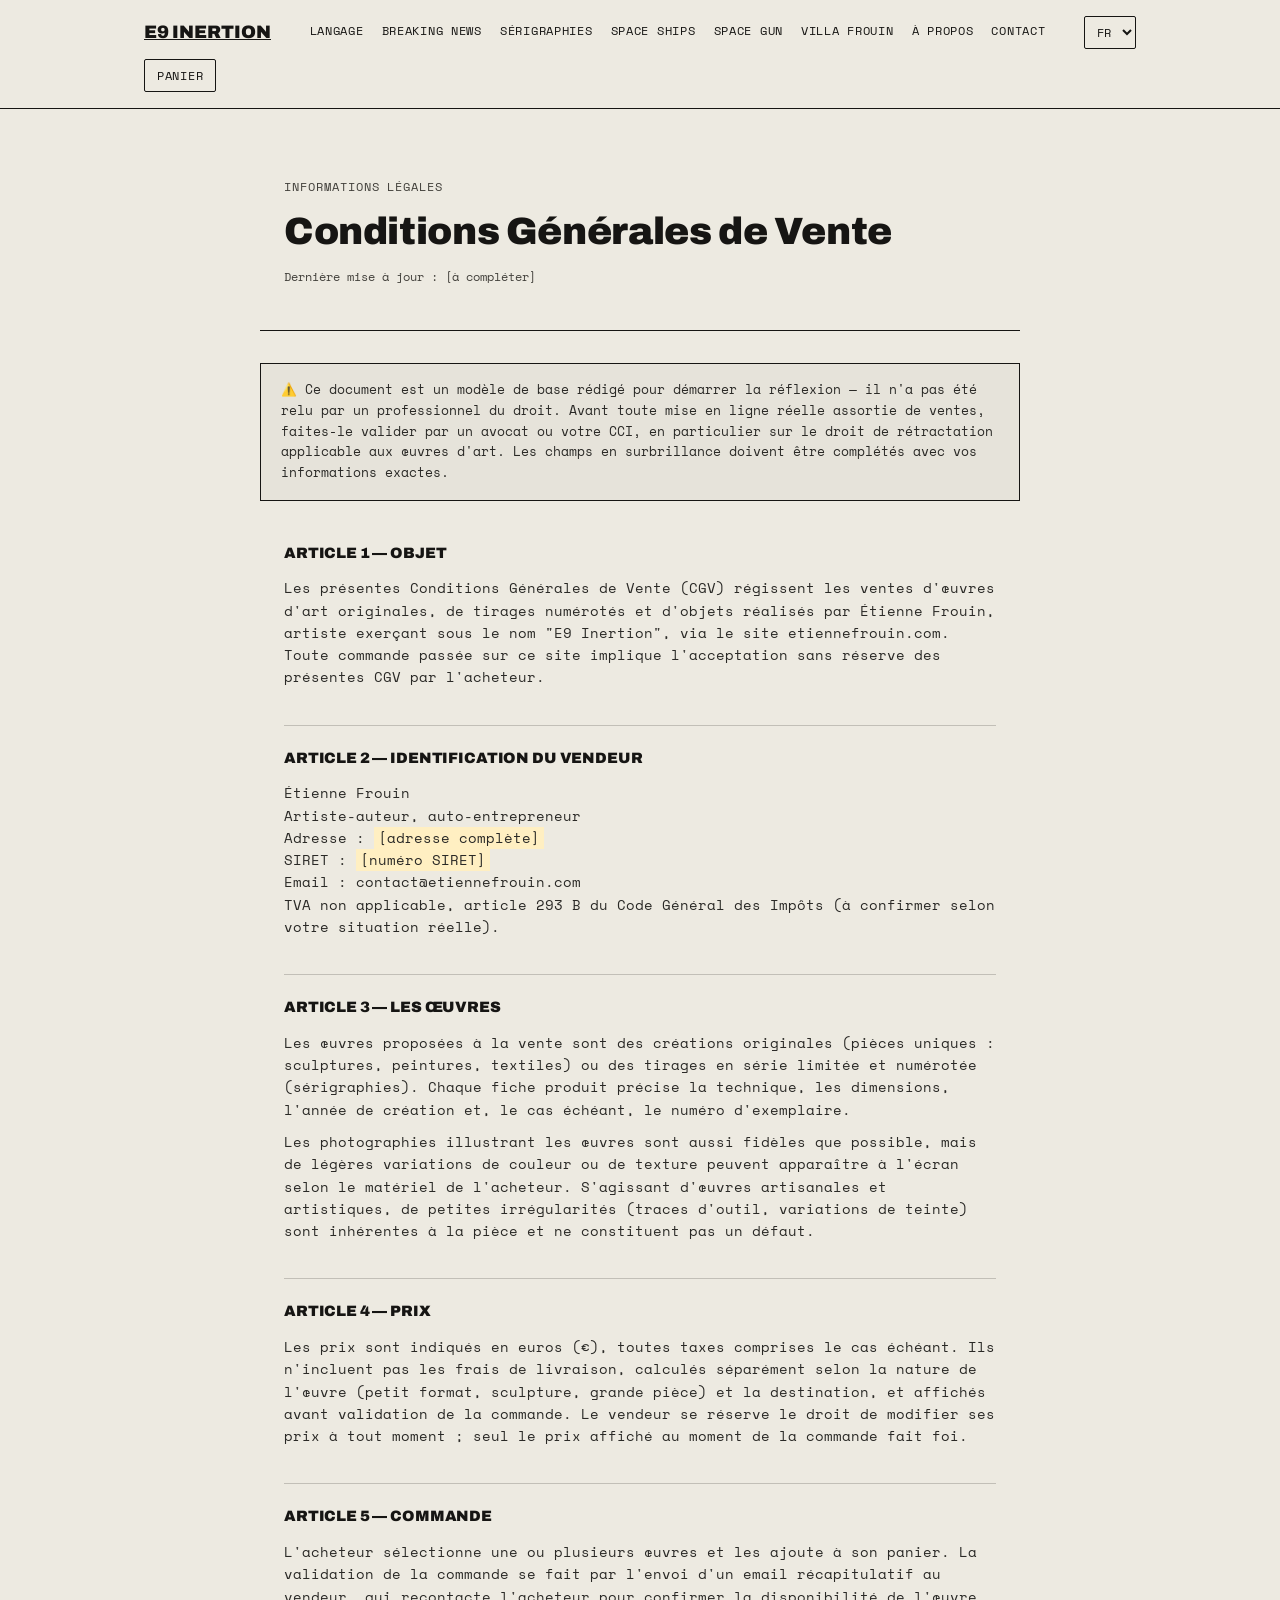
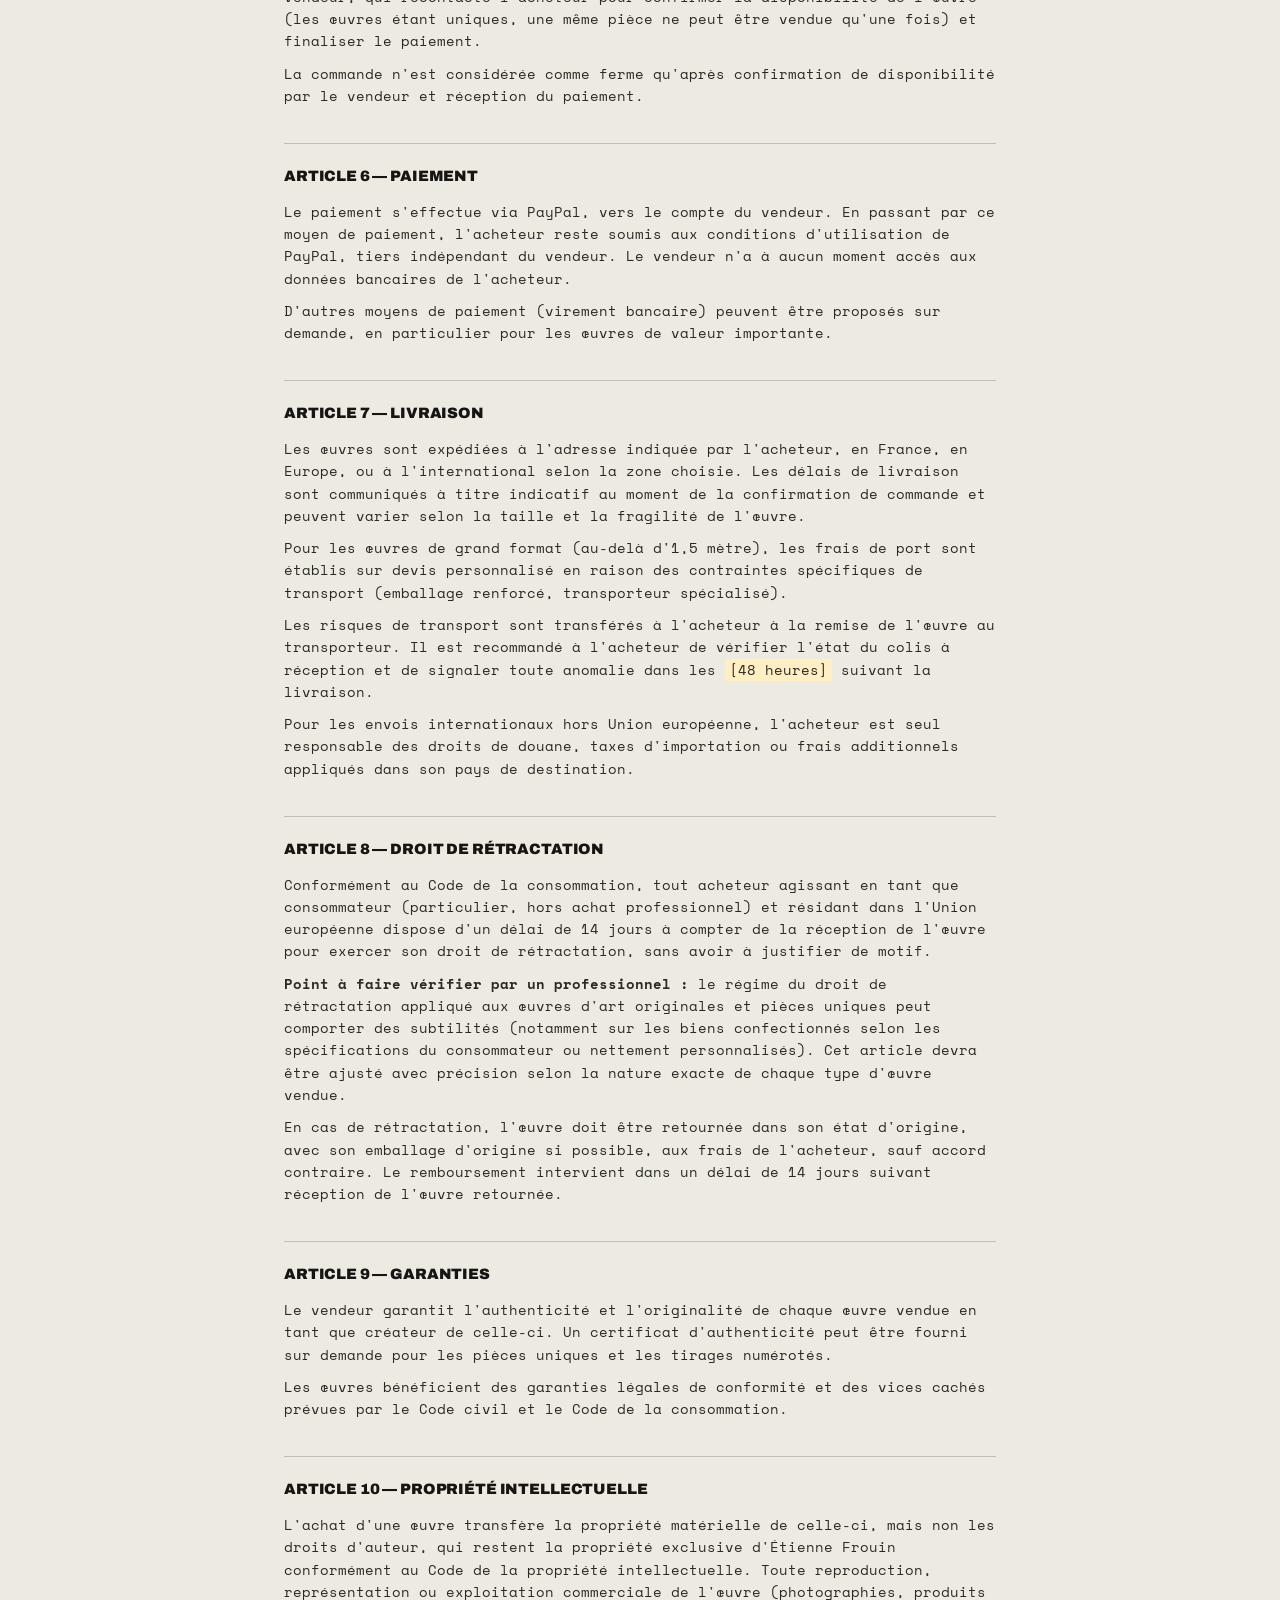
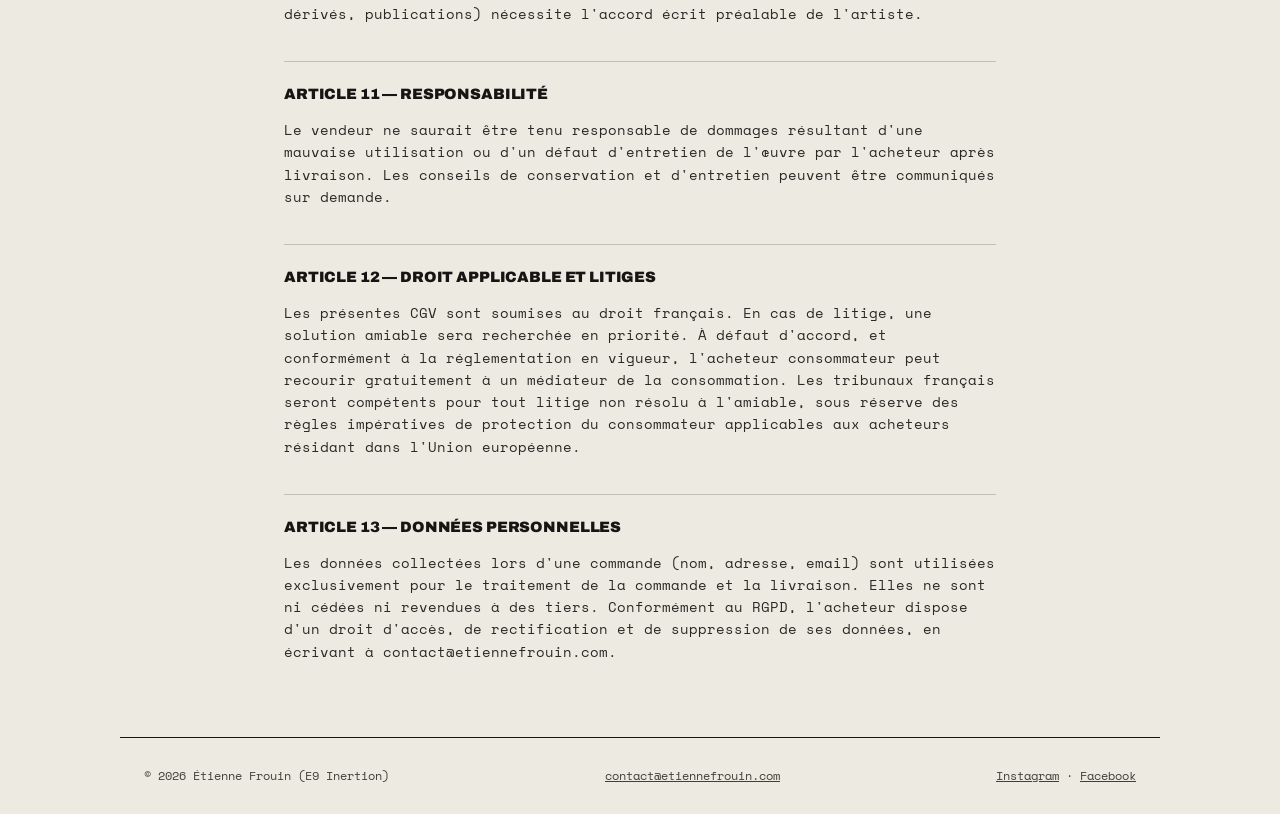
<file: cgv.html>
<!DOCTYPE html>
<html lang="fr">
<script defer src="https://cloud.umami.is/script.js" data-website-id="861a3ebe-49df-4870-93de-9b2fee749ac4"></script>
<head>
<meta charset="UTF-8">
<meta name="viewport" content="width=device-width, initial-scale=1.0">
<title>Conditions Générales de Vente | E9 INERTION</title>
<link rel="preconnect" href="https://fonts.googleapis.com">
<link href="https://fonts.googleapis.com/css2?family=Archivo:wght@500;700;900&family=Space+Mono:wght@400;700&display=swap" rel="stylesheet">
<link rel="stylesheet" href="assets/cart.css">
<style>
  :root{
    --paper:#EDEAE1;
    --ink:#161513;
    --accent:#5B5850;
    --line:#161513;
  }
  *{box-sizing:border-box;}
  body{margin:0;background:var(--paper);color:var(--ink);font-family:'Space Mono', monospace;line-height:1.65;}
  h1,h2,.display{font-family:'Archivo', sans-serif;font-weight:900;text-transform:uppercase;letter-spacing:-0.01em;margin:0;}
  a{color:inherit;}
  .wrap{max-width:760px;margin:0 auto;padding:0 24px;}

  header{border-bottom:1.5px solid var(--line);position:sticky;top:0;background:var(--paper);z-index:10;}
  .topbar{display:flex;justify-content:space-between;align-items:center;padding:16px 24px;max-width:1040px;margin:0 auto;flex-wrap:wrap;gap:10px;}
  .topbar .mark{font-family:'Archivo',sans-serif;font-weight:900;font-size:18px;}
  .topbar nav{display:flex;gap:18px;font-size:12px;text-transform:uppercase;letter-spacing:0.06em;flex-wrap:wrap;}
  .topbar nav a{text-decoration:none;border-bottom:1.5px solid transparent;padding-bottom:2px;}
  .topbar nav a:hover,.topbar nav a.current{border-color:var(--ink);}

  .page-hero{padding:56px 24px 32px;border-bottom:1.5px solid var(--line);}
  .page-hero .eyebrow{font-size:12px;text-transform:uppercase;letter-spacing:0.08em;color:#413F3A;margin-bottom:14px;}
  .page-hero h1{font-size:clamp(26px,4vw,38px);text-transform:none;line-height:1.1;}
  .page-hero p.updated{font-size:12px;color:#413F3A;margin-top:14px;}

  .legal-notice{
    margin:32px auto 0; max-width:760px; padding:16px 20px;
    border:1.5px solid var(--ink); background:rgba(22,21,19,0.03);
    font-size:12.5px; color:#2A2926;
  }

  .cgv{padding:40px 24px 64px;}
  .cgv h2{font-size:15px;margin:36px 0 12px;padding-top:20px;border-top:0.5px solid rgba(22,21,19,0.2);}
  .cgv h2:first-child{border-top:none;padding-top:0;margin-top:0;}
  .cgv p, .cgv li{font-size:13.5px;color:#2A2926;margin:0 0 10px;}
  .cgv ul{padding-left:20px;margin:0 0 12px;}
  .cgv .placeholder{background:#FFEFC2;padding:1px 4px;}

  footer{border-top:1.5px solid var(--line);padding:28px 24px;font-size:12px;color:#413F3A;display:flex;justify-content:space-between;flex-wrap:wrap;gap:12px;max-width:1040px;margin:0 auto;}
  footer a{text-decoration:underline;}
</style>
</head>
<body>

<header>
  <div class="topbar">
    <a class="mark" href="index.html">E9 INERTION</a>
    <nav>
      <a href="index.html#legend">Langage</a>
      <a href="news.html">Breaking News</a>
      <a href="serigraphies.html">Sérigraphies</a>
      <a href="spaceships.html">Space ships</a>
      <a href="spacegun.html">Space gun</a>
      <a href="villafrouin.html">Villa Frouin</a>
      <a href="index.html#about">À propos</a>
      <a href="index.html#contact">Contact</a>
    </nav>
    <select class="lang-select" data-lang-select aria-label="Language">
      <option value="fr">FR</option>
    </select>
    <button class="cart-btn" data-cart-open type="button">
      Panier <span class="cart-count" data-cart-count>0</span>
    </button>
  </div>
</header>

<section class="page-hero wrap">
  <p class="eyebrow">Informations légales</p>
  <h1>Conditions Générales de Vente</h1>
  <p class="updated">Dernière mise à jour : <span class="placeholder">[à compléter]</span></p>
</section>

<div class="legal-notice wrap">
  ⚠️ Ce document est un modèle de base rédigé pour démarrer la réflexion — il n'a pas été relu par un professionnel du droit. Avant toute mise en ligne réelle assortie de ventes, faites-le valider par un avocat ou votre CCI, en particulier sur le droit de rétractation applicable aux œuvres d'art. Les champs en <span class="placeholder">surbrillance</span> doivent être complétés avec vos informations exactes.
</div>

<section class="cgv wrap">

  <h2>Article 1 — Objet</h2>
  <p>Les présentes Conditions Générales de Vente (CGV) régissent les ventes d'œuvres d'art originales, de tirages numérotés et d'objets réalisés par Étienne Frouin, artiste exerçant sous le nom "E9 Inertion", via le site etiennefrouin.com. Toute commande passée sur ce site implique l'acceptation sans réserve des présentes CGV par l'acheteur.</p>

  <h2>Article 2 — Identification du vendeur</h2>
  <p>
    Étienne Frouin<br>
    Artiste-auteur, auto-entrepreneur<br>
    Adresse : <span class="placeholder">[adresse complète]</span><br>
    SIRET : <span class="placeholder">[numéro SIRET]</span><br>
    Email : contact@etiennefrouin.com<br>
    TVA non applicable, article 293 B du Code Général des Impôts (à confirmer selon votre situation réelle).
  </p>

  <h2>Article 3 — Les œuvres</h2>
  <p>Les œuvres proposées à la vente sont des créations originales (pièces uniques : sculptures, peintures, textiles) ou des tirages en série limitée et numérotée (sérigraphies). Chaque fiche produit précise la technique, les dimensions, l'année de création et, le cas échéant, le numéro d'exemplaire.</p>
  <p>Les photographies illustrant les œuvres sont aussi fidèles que possible, mais de légères variations de couleur ou de texture peuvent apparaître à l'écran selon le matériel de l'acheteur. S'agissant d'œuvres artisanales et artistiques, de petites irrégularités (traces d'outil, variations de teinte) sont inhérentes à la pièce et ne constituent pas un défaut.</p>

  <h2>Article 4 — Prix</h2>
  <p>Les prix sont indiqués en euros (€), toutes taxes comprises le cas échéant. Ils n'incluent pas les frais de livraison, calculés séparément selon la nature de l'œuvre (petit format, sculpture, grande pièce) et la destination, et affichés avant validation de la commande. Le vendeur se réserve le droit de modifier ses prix à tout moment ; seul le prix affiché au moment de la commande fait foi.</p>

  <h2>Article 5 — Commande</h2>
  <p>L'acheteur sélectionne une ou plusieurs œuvres et les ajoute à son panier. La validation de la commande se fait par l'envoi d'un email récapitulatif au vendeur, qui recontacte l'acheteur pour confirmer la disponibilité de l'œuvre (les œuvres étant uniques, une même pièce ne peut être vendue qu'une fois) et finaliser le paiement.</p>
  <p>La commande n'est considérée comme ferme qu'après confirmation de disponibilité par le vendeur et réception du paiement.</p>

  <h2>Article 6 — Paiement</h2>
  <p>Le paiement s'effectue via PayPal, vers le compte du vendeur. En passant par ce moyen de paiement, l'acheteur reste soumis aux conditions d'utilisation de PayPal, tiers indépendant du vendeur. Le vendeur n'a à aucun moment accès aux données bancaires de l'acheteur.</p>
  <p>D'autres moyens de paiement (virement bancaire) peuvent être proposés sur demande, en particulier pour les œuvres de valeur importante.</p>

  <h2>Article 7 — Livraison</h2>
  <p>Les œuvres sont expédiées à l'adresse indiquée par l'acheteur, en France, en Europe, ou à l'international selon la zone choisie. Les délais de livraison sont communiqués à titre indicatif au moment de la confirmation de commande et peuvent varier selon la taille et la fragilité de l'œuvre.</p>
  <p>Pour les œuvres de grand format (au-delà d'1,5 mètre), les frais de port sont établis sur devis personnalisé en raison des contraintes spécifiques de transport (emballage renforcé, transporteur spécialisé).</p>
  <p>Les risques de transport sont transférés à l'acheteur à la remise de l'œuvre au transporteur. Il est recommandé à l'acheteur de vérifier l'état du colis à réception et de signaler toute anomalie dans les <span class="placeholder">[48 heures]</span> suivant la livraison.</p>
  <p>Pour les envois internationaux hors Union européenne, l'acheteur est seul responsable des droits de douane, taxes d'importation ou frais additionnels appliqués dans son pays de destination.</p>

  <h2>Article 8 — Droit de rétractation</h2>
  <p>Conformément au Code de la consommation, tout acheteur agissant en tant que consommateur (particulier, hors achat professionnel) et résidant dans l'Union européenne dispose d'un délai de 14 jours à compter de la réception de l'œuvre pour exercer son droit de rétractation, sans avoir à justifier de motif.</p>
  <p><strong>Point à faire vérifier par un professionnel :</strong> le régime du droit de rétractation appliqué aux œuvres d'art originales et pièces uniques peut comporter des subtilités (notamment sur les biens confectionnés selon les spécifications du consommateur ou nettement personnalisés). Cet article devra être ajusté avec précision selon la nature exacte de chaque type d'œuvre vendue.</p>
  <p>En cas de rétractation, l'œuvre doit être retournée dans son état d'origine, avec son emballage d'origine si possible, aux frais de l'acheteur, sauf accord contraire. Le remboursement intervient dans un délai de 14 jours suivant réception de l'œuvre retournée.</p>

  <h2>Article 9 — Garanties</h2>
  <p>Le vendeur garantit l'authenticité et l'originalité de chaque œuvre vendue en tant que créateur de celle-ci. Un certificat d'authenticité peut être fourni sur demande pour les pièces uniques et les tirages numérotés.</p>
  <p>Les œuvres bénéficient des garanties légales de conformité et des vices cachés prévues par le Code civil et le Code de la consommation.</p>

  <h2>Article 10 — Propriété intellectuelle</h2>
  <p>L'achat d'une œuvre transfère la propriété matérielle de celle-ci, mais non les droits d'auteur, qui restent la propriété exclusive d'Étienne Frouin conformément au Code de la propriété intellectuelle. Toute reproduction, représentation ou exploitation commerciale de l'œuvre (photographies, produits dérivés, publications) nécessite l'accord écrit préalable de l'artiste.</p>

  <h2>Article 11 — Responsabilité</h2>
  <p>Le vendeur ne saurait être tenu responsable de dommages résultant d'une mauvaise utilisation ou d'un défaut d'entretien de l'œuvre par l'acheteur après livraison. Les conseils de conservation et d'entretien peuvent être communiqués sur demande.</p>

  <h2>Article 12 — Droit applicable et litiges</h2>
  <p>Les présentes CGV sont soumises au droit français. En cas de litige, une solution amiable sera recherchée en priorité. À défaut d'accord, et conformément à la réglementation en vigueur, l'acheteur consommateur peut recourir gratuitement à un médiateur de la consommation. Les tribunaux français seront compétents pour tout litige non résolu à l'amiable, sous réserve des règles impératives de protection du consommateur applicables aux acheteurs résidant dans l'Union européenne.</p>

  <h2>Article 13 — Données personnelles</h2>
  <p>Les données collectées lors d'une commande (nom, adresse, email) sont utilisées exclusivement pour le traitement de la commande et la livraison. Elles ne sont ni cédées ni revendues à des tiers. Conformément au RGPD, l'acheteur dispose d'un droit d'accès, de rectification et de suppression de ses données, en écrivant à contact@etiennefrouin.com.</p>

</section>

<footer id="contact">
  <span>© 2026 Étienne Frouin (E9 Inertion)</span>
  <span><a href="mailto:contact@etiennefrouin.com">contact@etiennefrouin.com</a></span>
  <span><a href="https://www.instagram.com/etiennefrouin/" target="_blank" rel="noopener">Instagram</a> · <a href="https://www.facebook.com/etienne.frouin.7" target="_blank" rel="noopener">Facebook</a></span>
</footer>


<div class="cart-overlay" data-cart-overlay></div>
<aside class="cart-panel" data-cart-panel>
  <div class="cart-panel-head">
    <h2>Votre sélection</h2>
    <button class="cart-panel-close" data-cart-close aria-label="Fermer">✕</button>
  </div>
  <div class="cart-panel-body">
    <p class="cart-empty" data-cart-empty>Votre sélection est vide pour l'instant.</p>
    <div data-cart-list></div>
  </div>
  <div class="cart-panel-foot">
    <label class="cart-dest-label" for="cart-dest">Livraison</label>
    <select class="cart-dest-select" id="cart-dest" data-cart-dest>
      <option value="fr">France</option>
      <option value="eu">Europe</option>
      <option value="intl">International</option>
    </select>
    <div class="cart-total-row"><span>Sous-total</span><span data-cart-subtotal>0 €</span></div>
    <div class="cart-total-row"><span>Frais de port</span><span data-cart-shipping>0 €</span></div>
    <div class="cart-total-row cart-total-row-final"><span>Total</span><span data-cart-total>0 €</span></div>
    <button class="cart-paypal-btn" data-cart-paypal disabled>Payer avec PayPal</button>
    <button class="cart-checkout-btn" data-cart-checkout disabled>Envoyer le détail par email</button>
    <p class="note">Le paiement PayPal ouvre un nouvel onglet avec le montant total pré-rempli. Pensez aussi à envoyer le détail par email pour qu'Étienne sache quelles œuvres réserver.</p>
  </div>
</aside>
<script src="assets/translations.js"></script>
<script src="assets/i18n.js"></script>
<script src="assets/cart.js" defer></script>
</body>
</html>
</file>
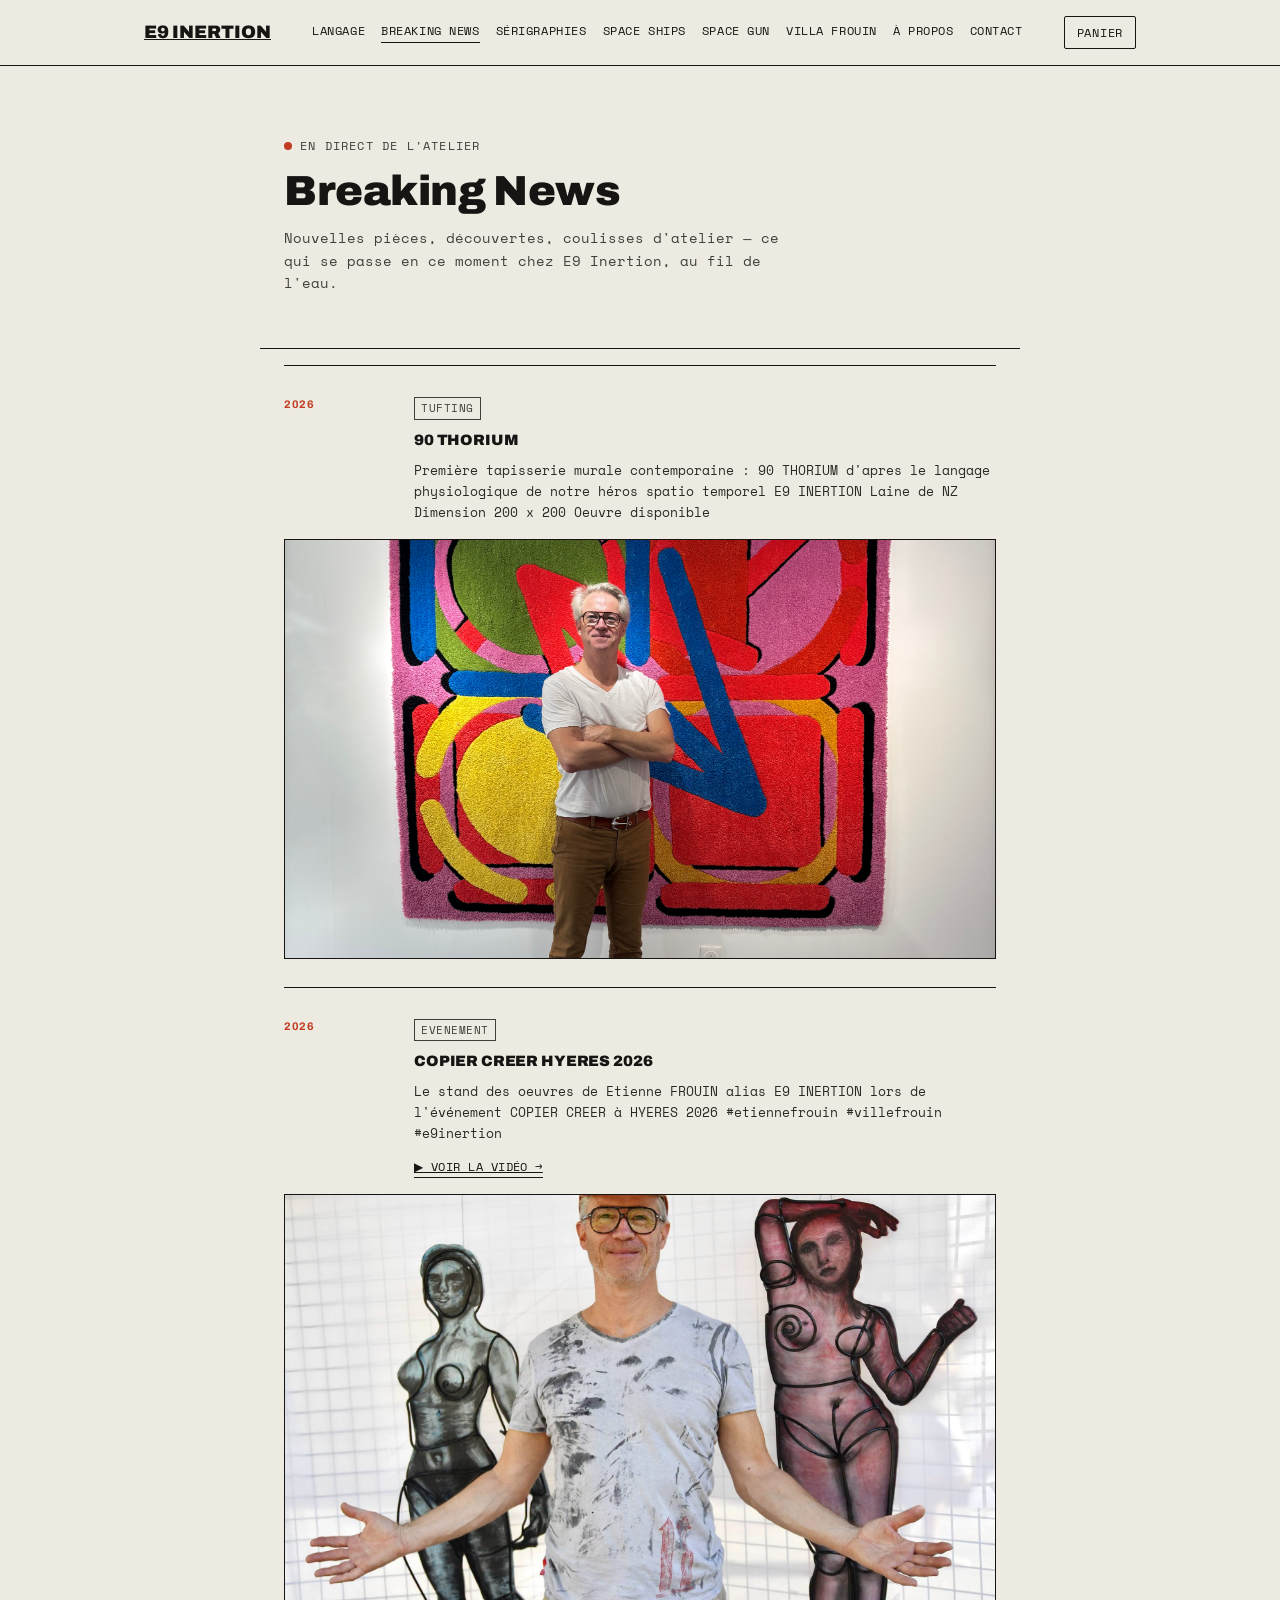
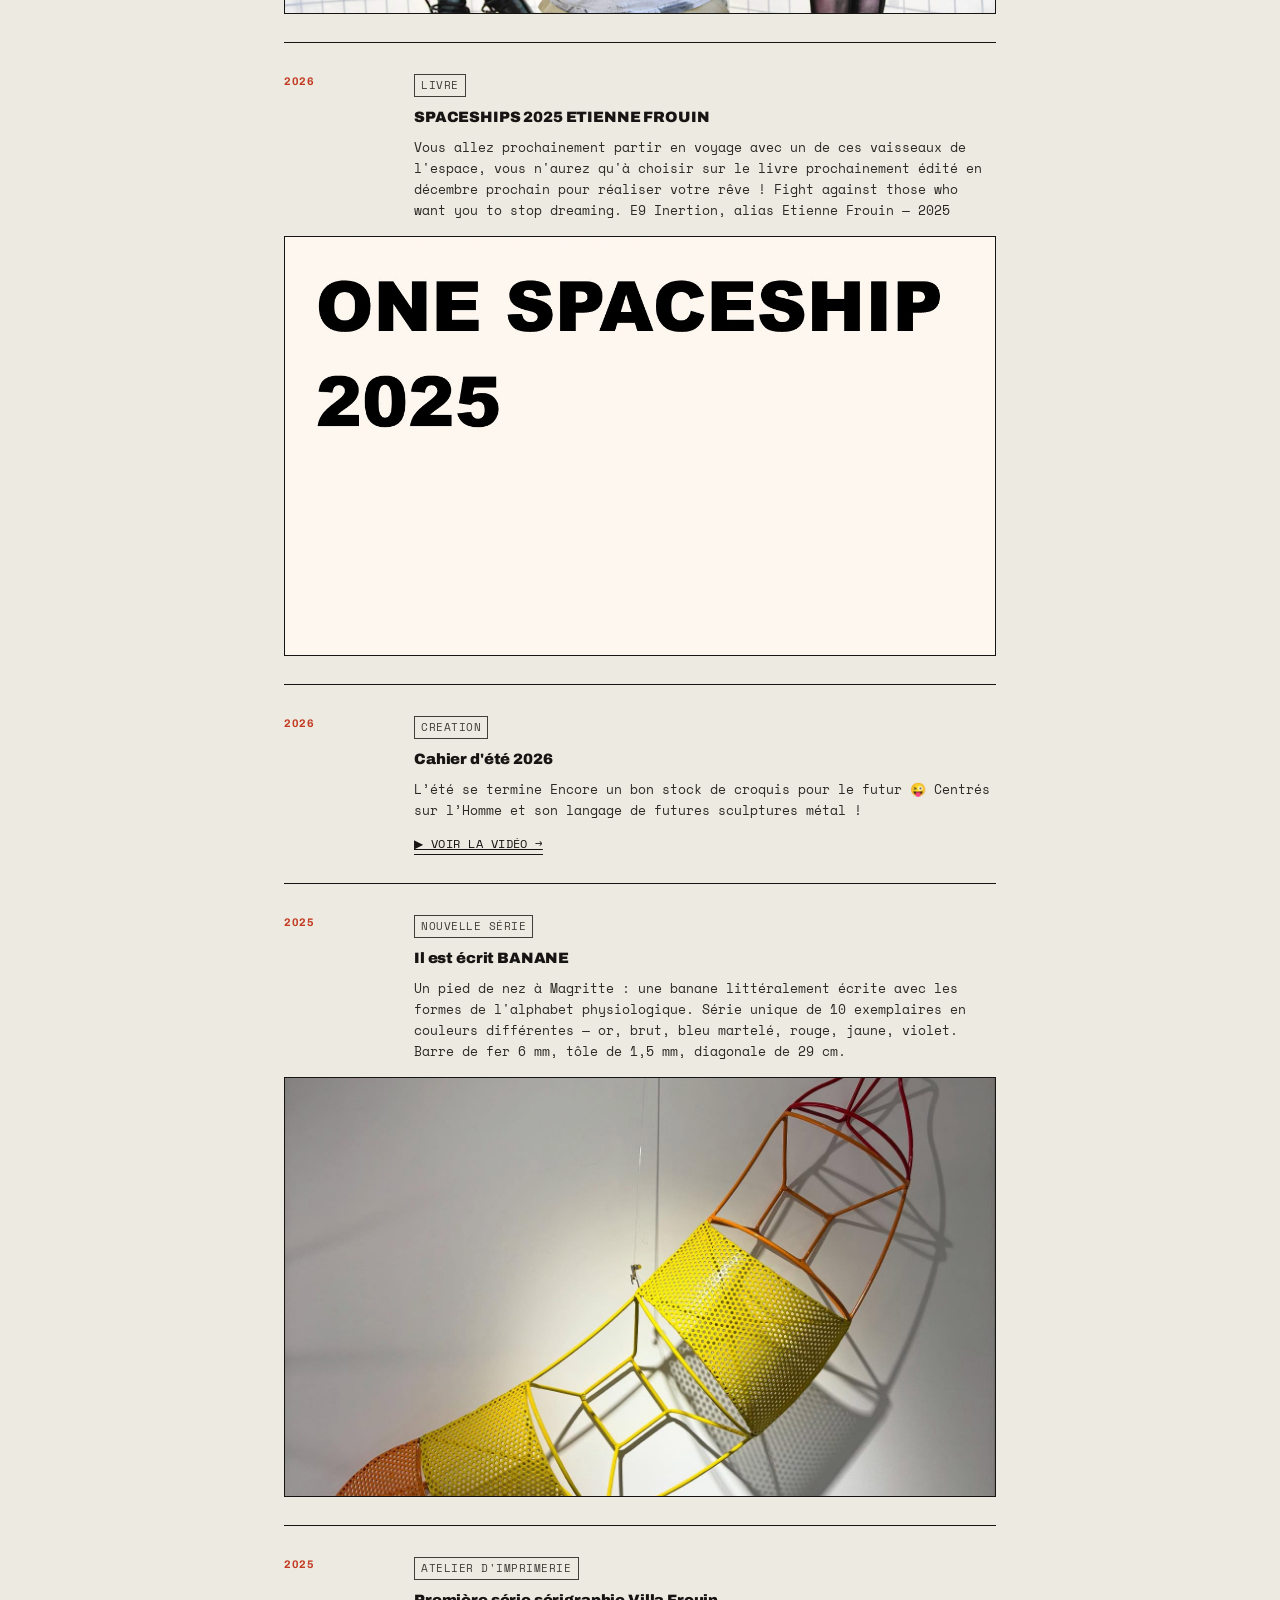
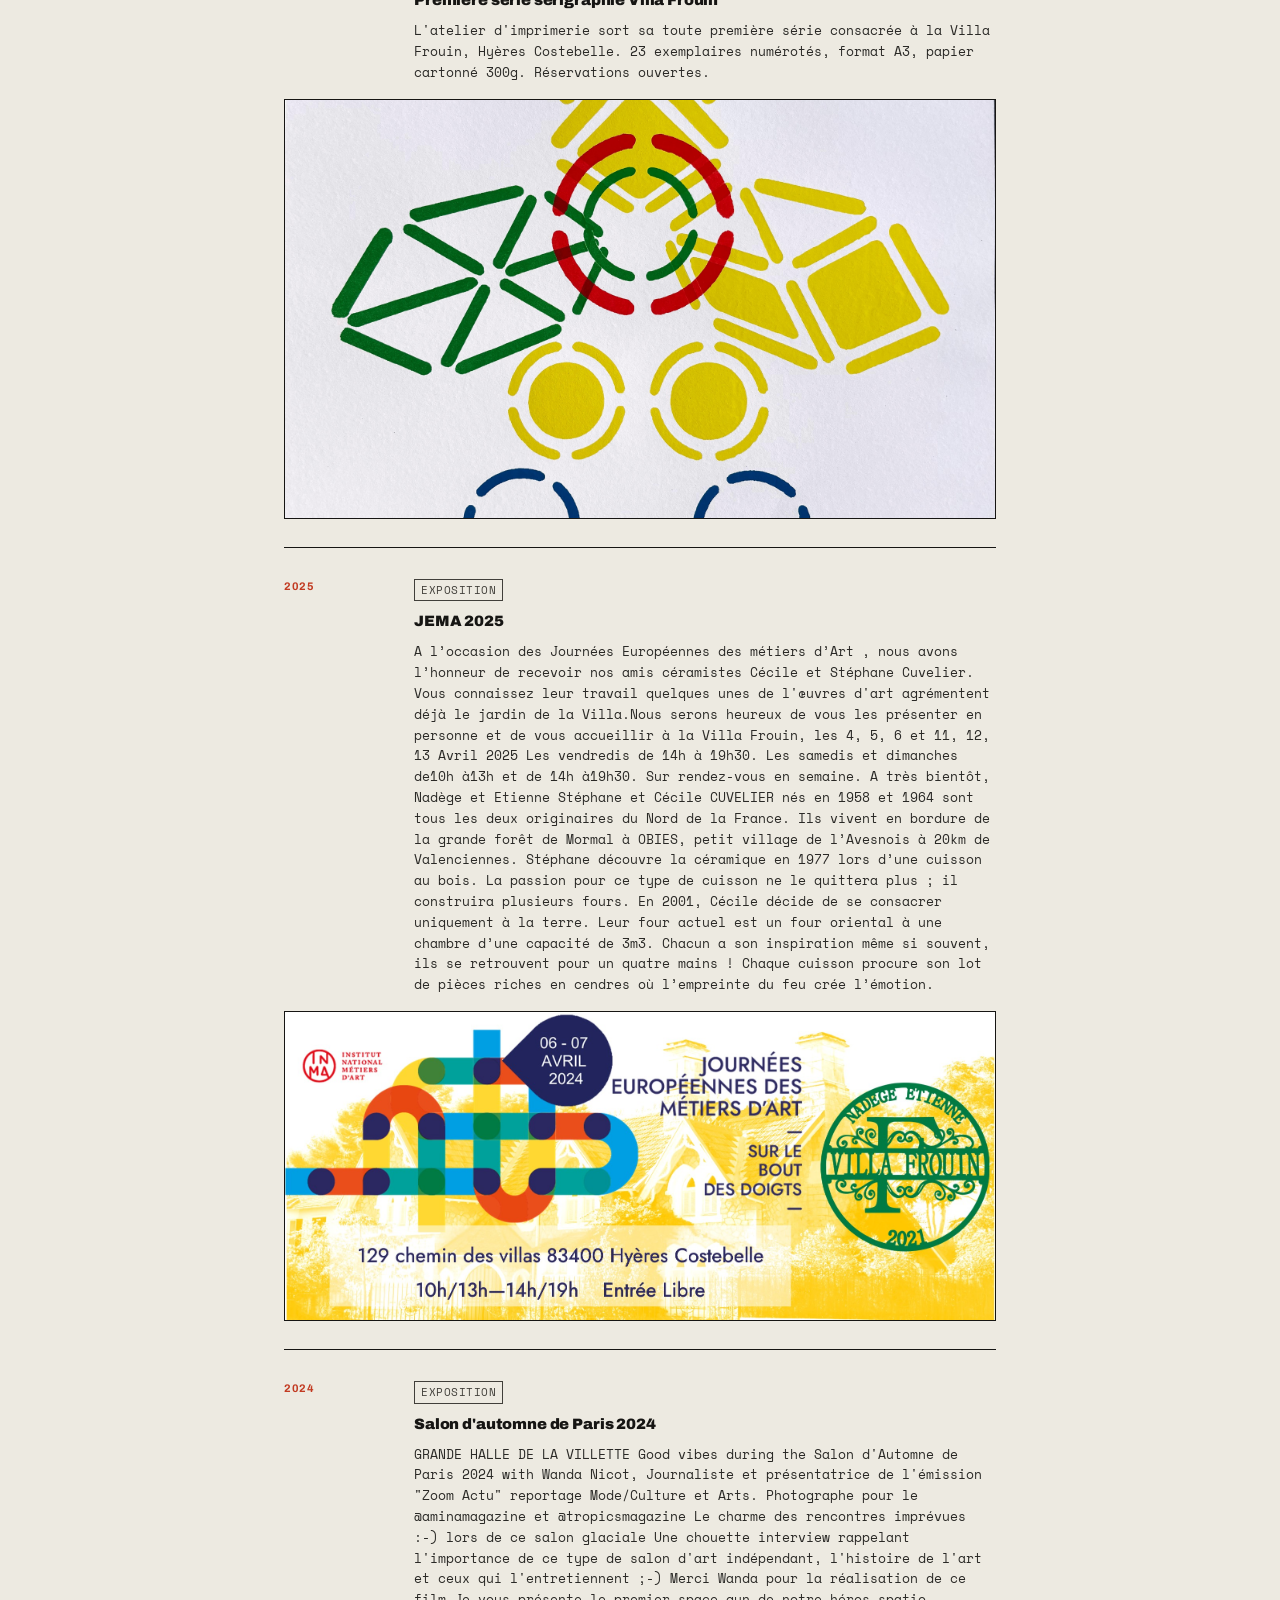
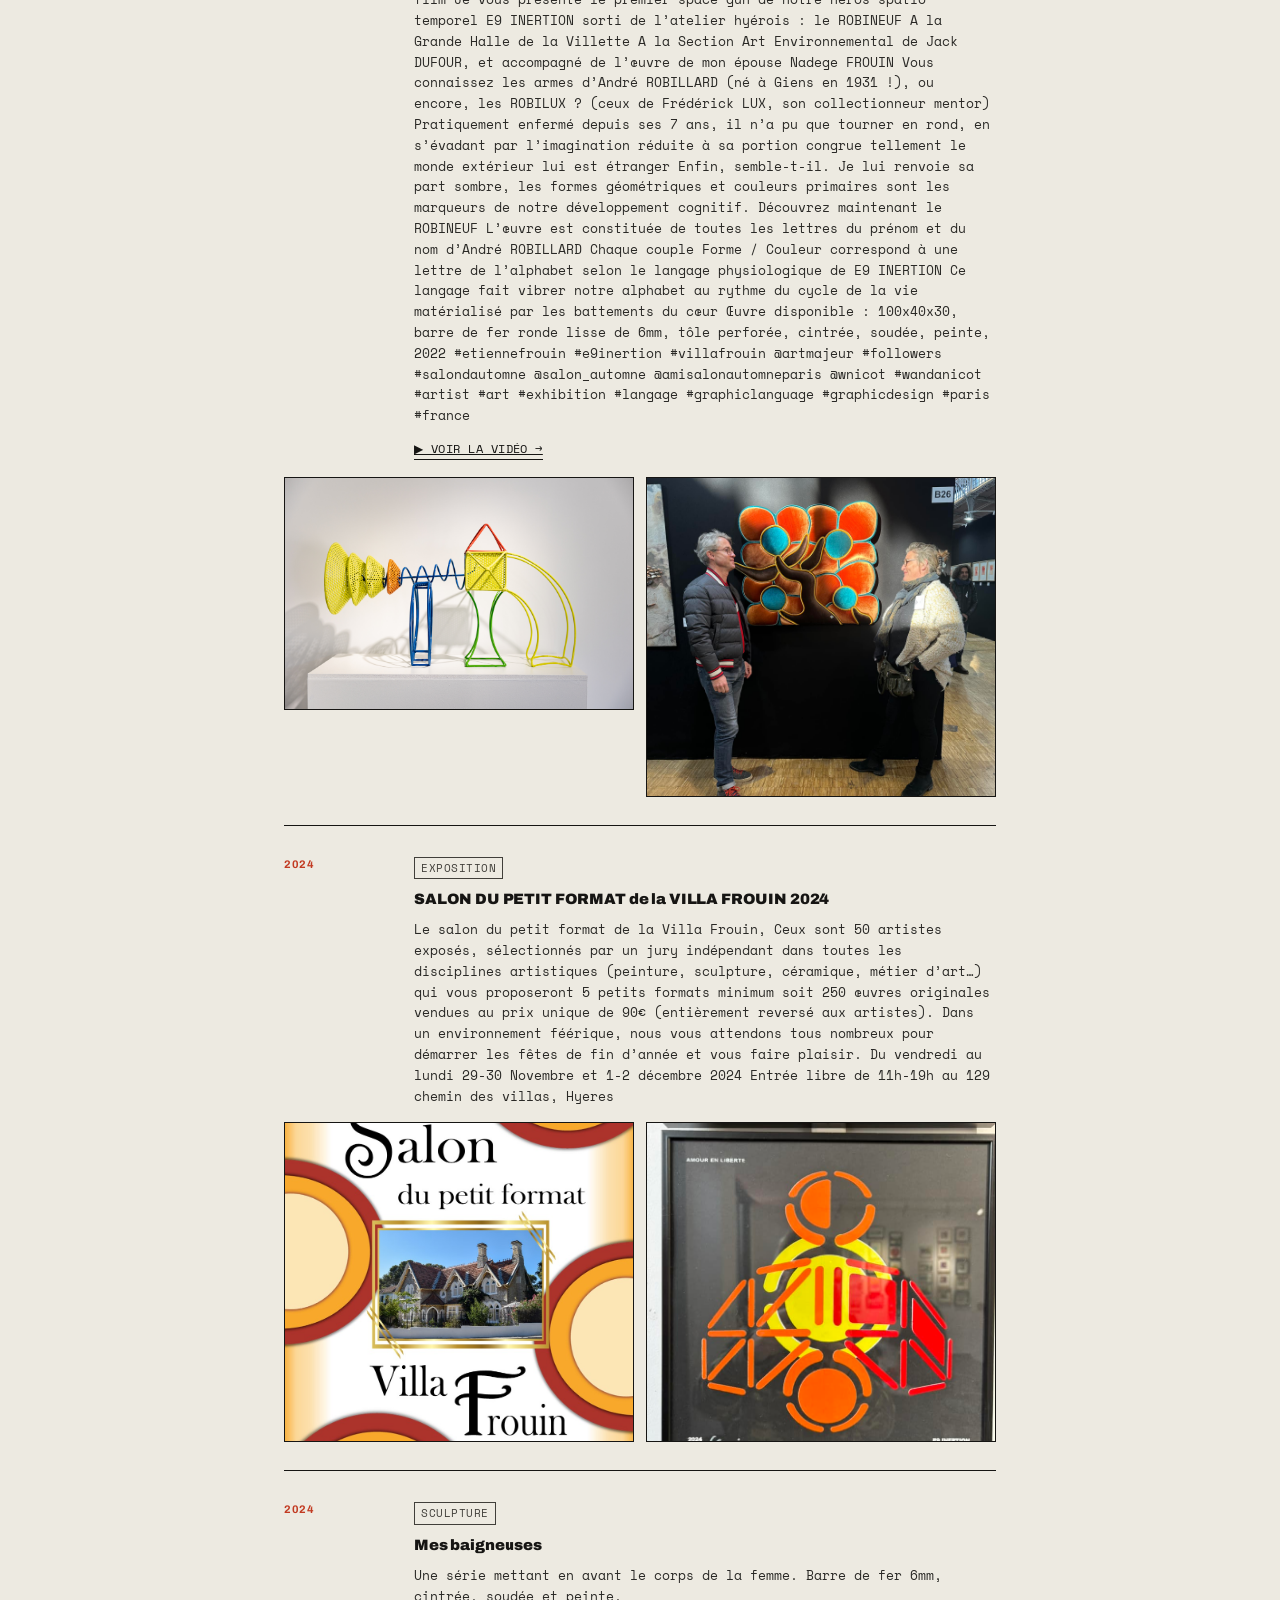
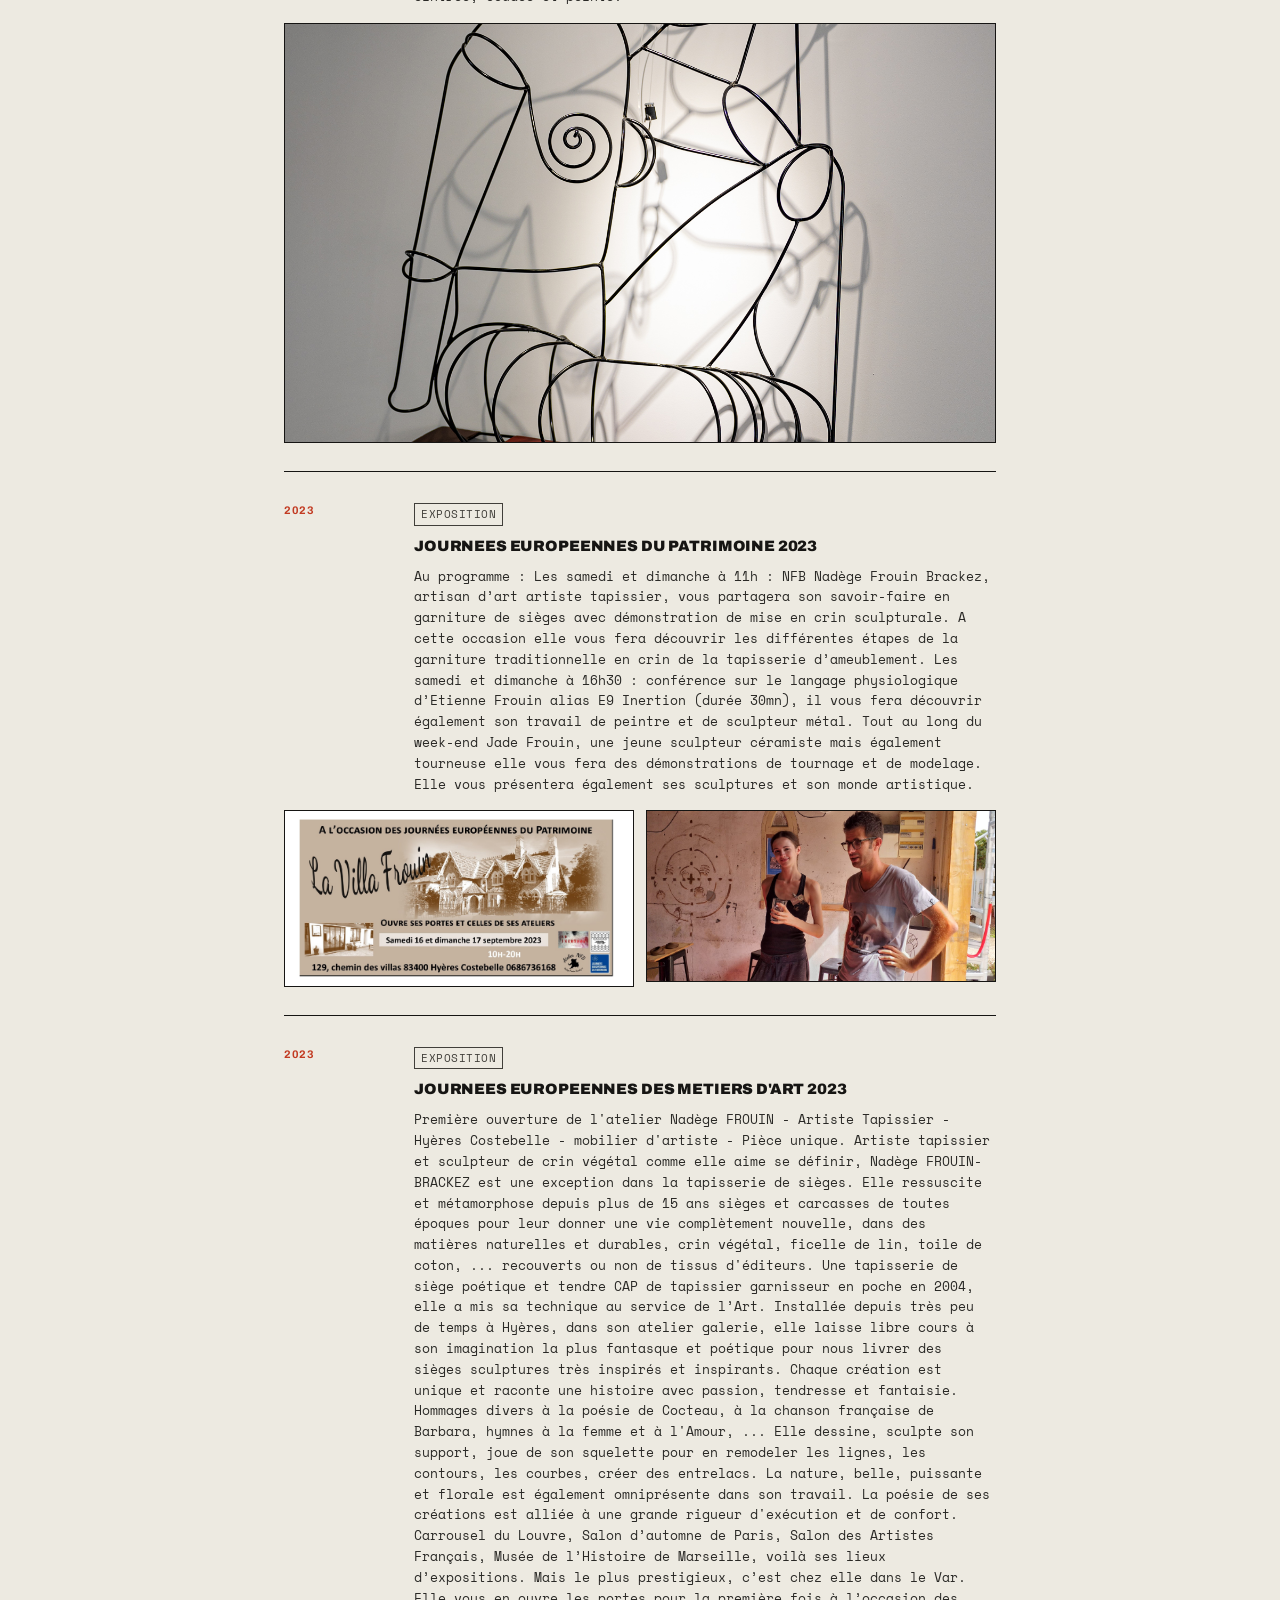
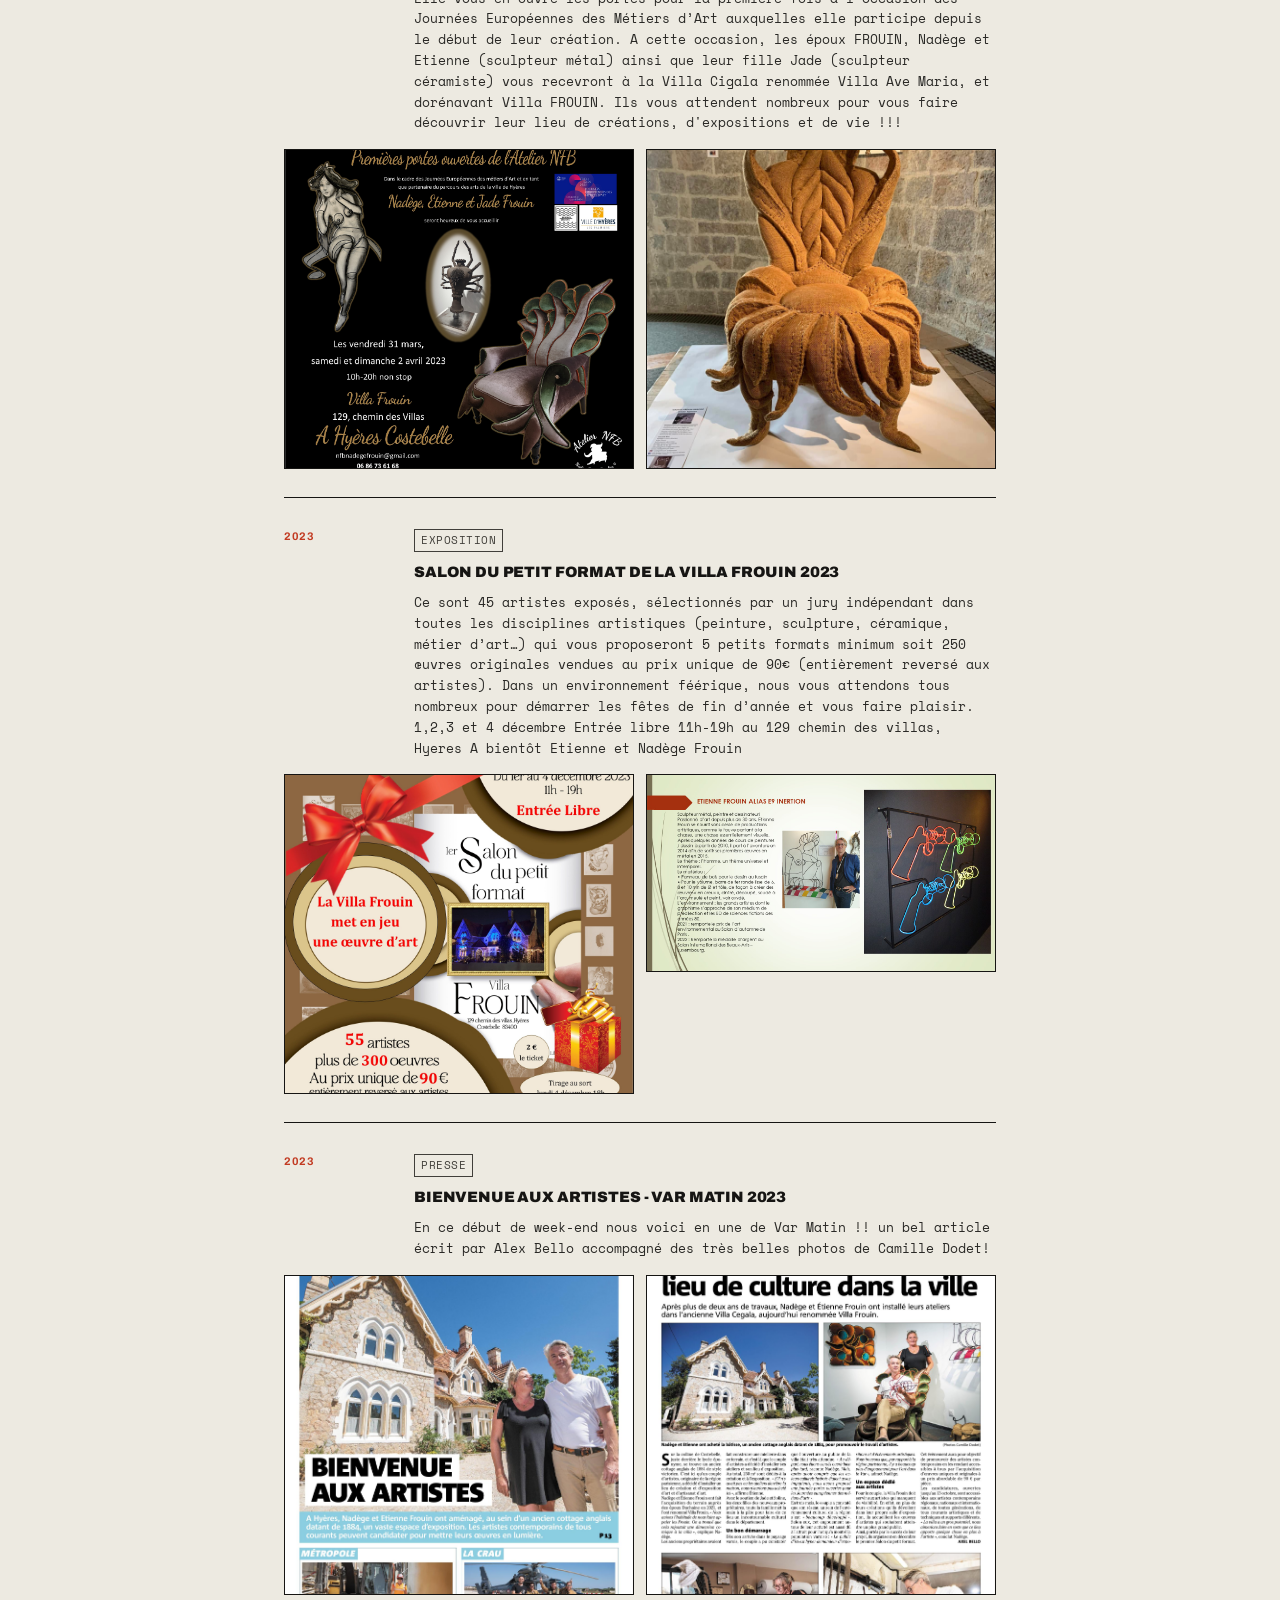
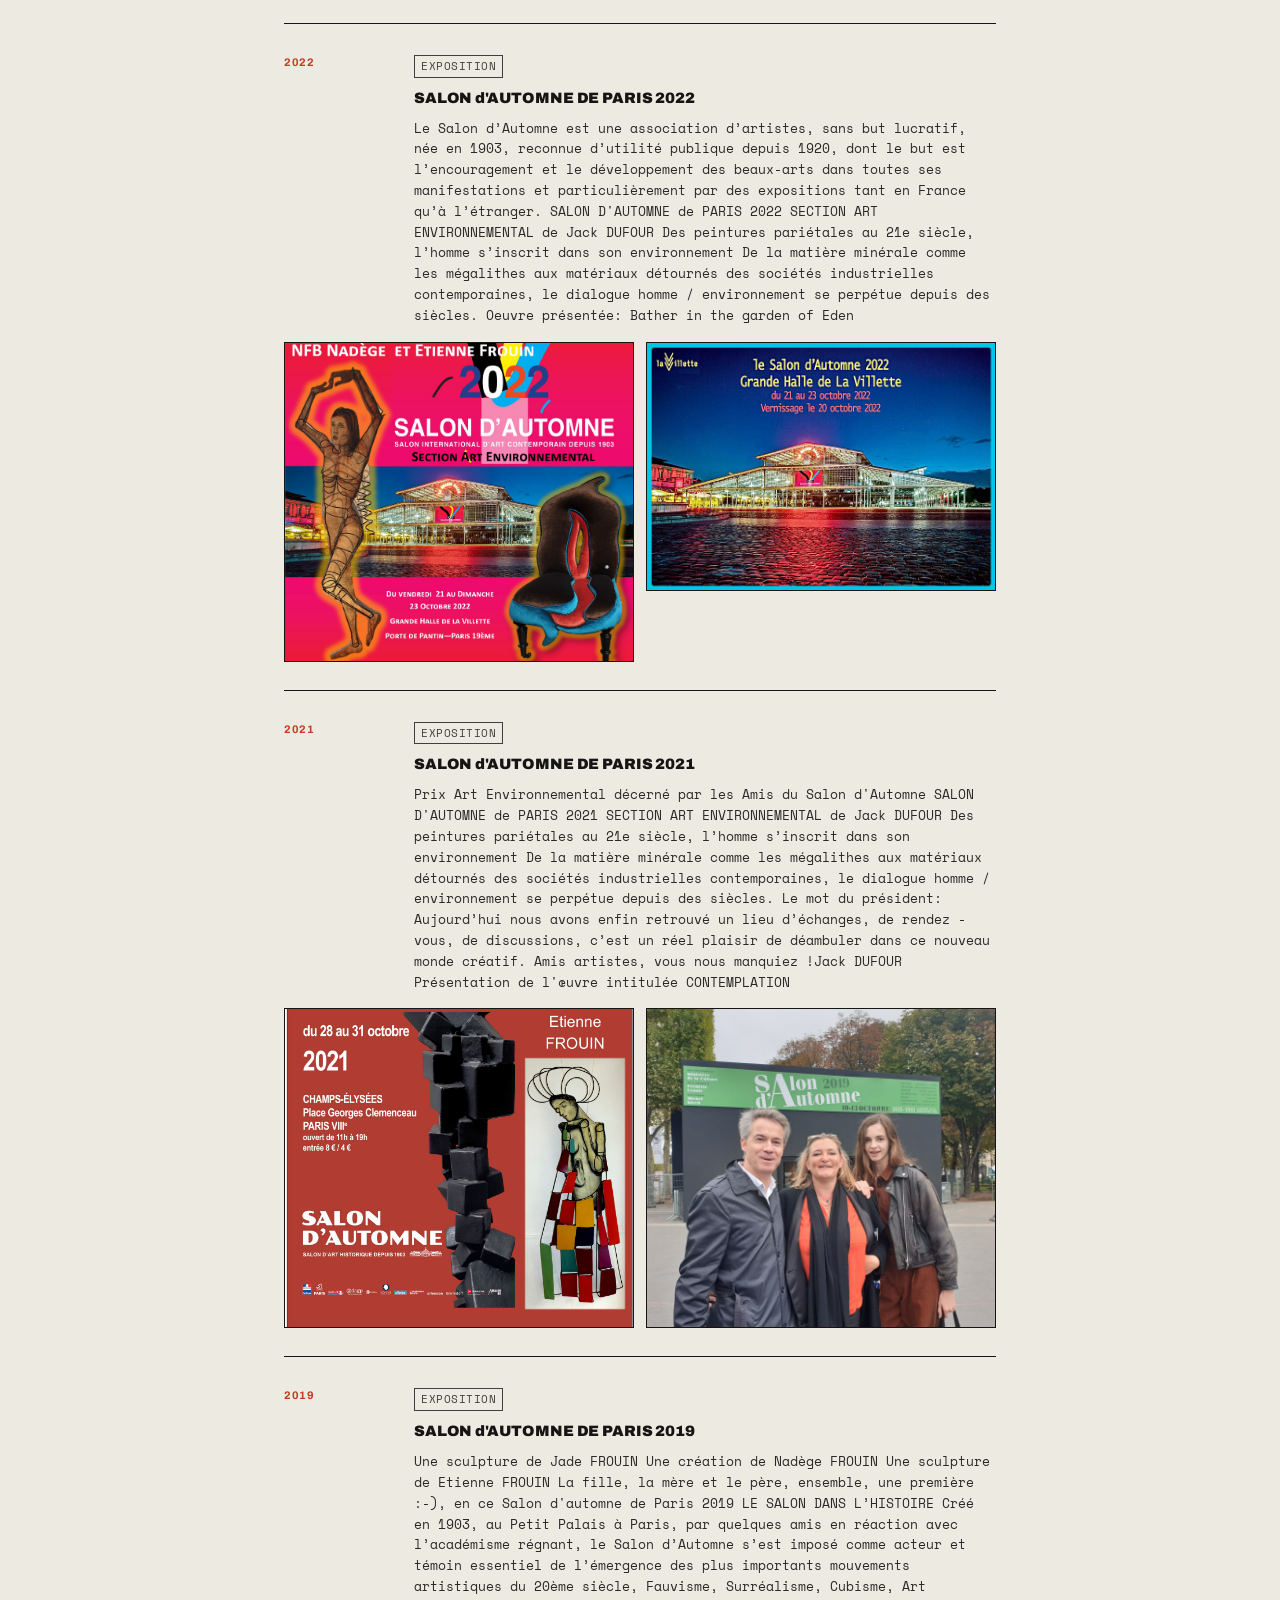
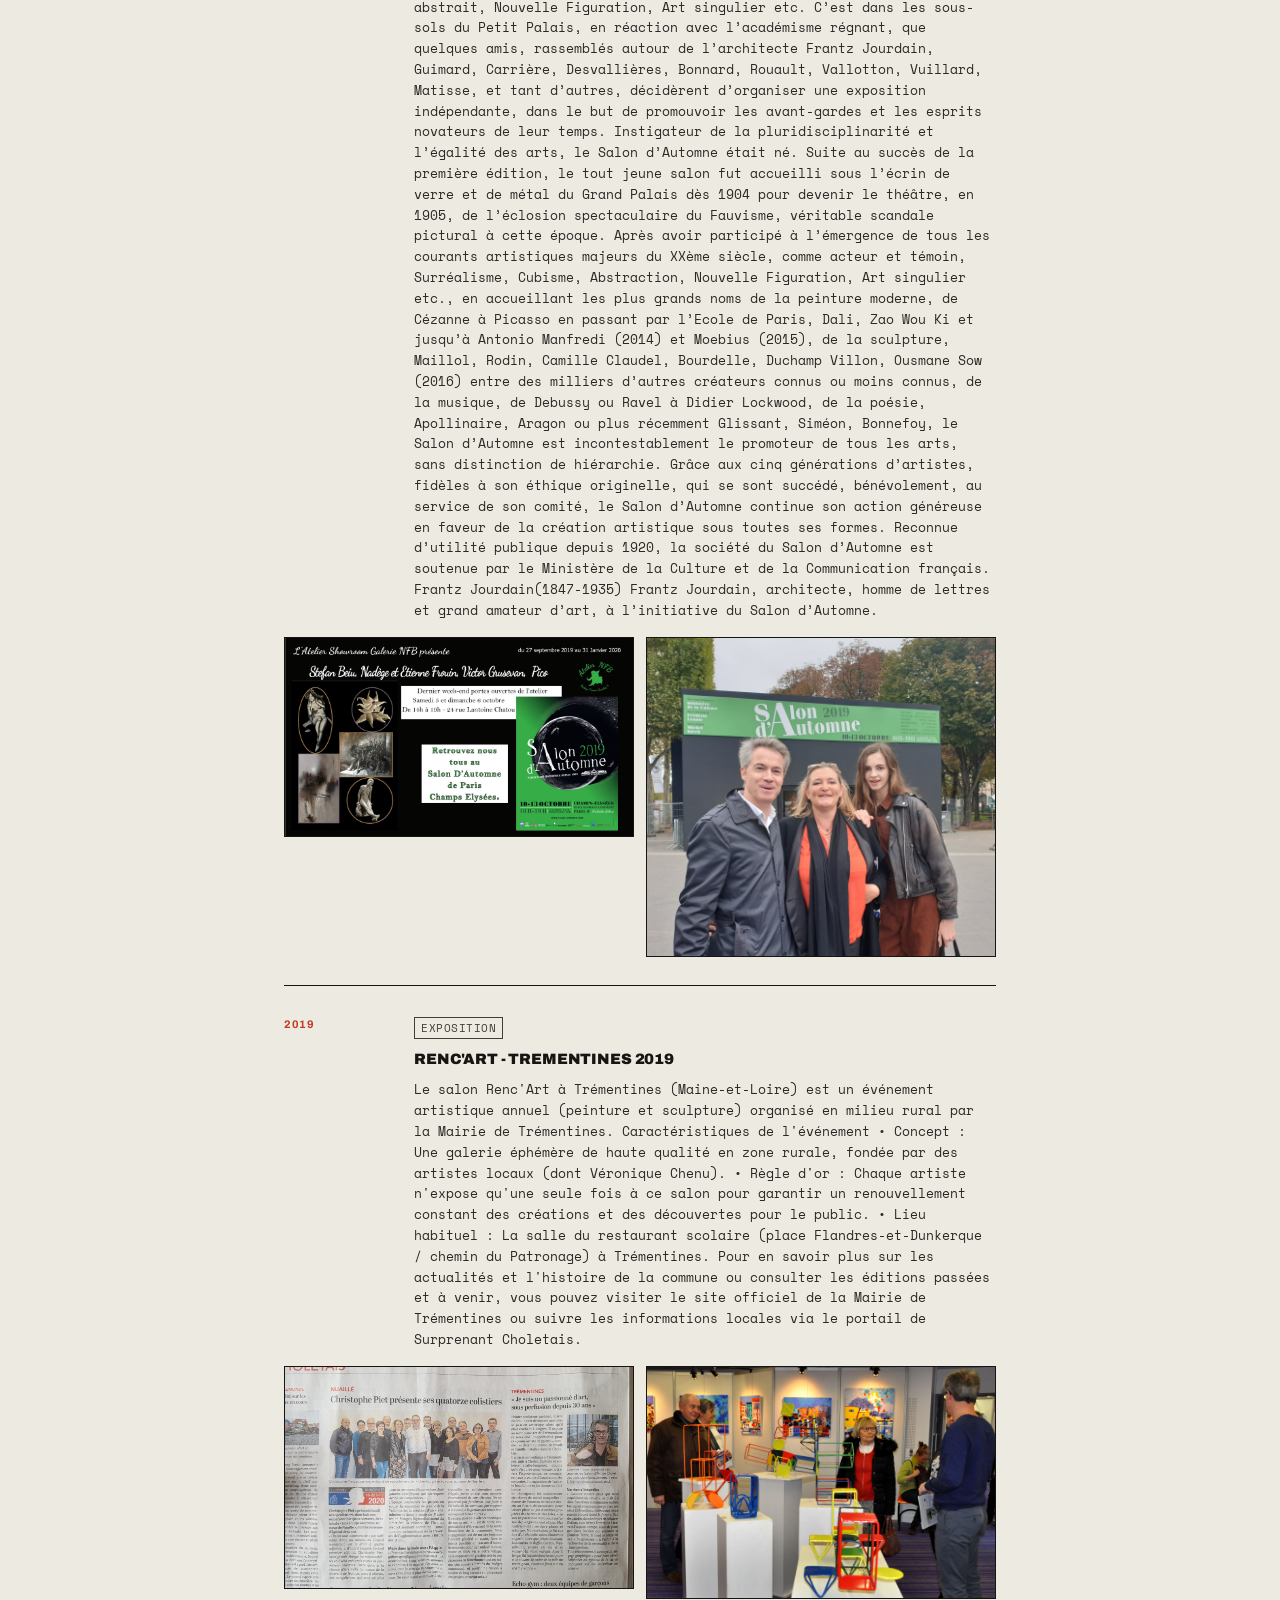
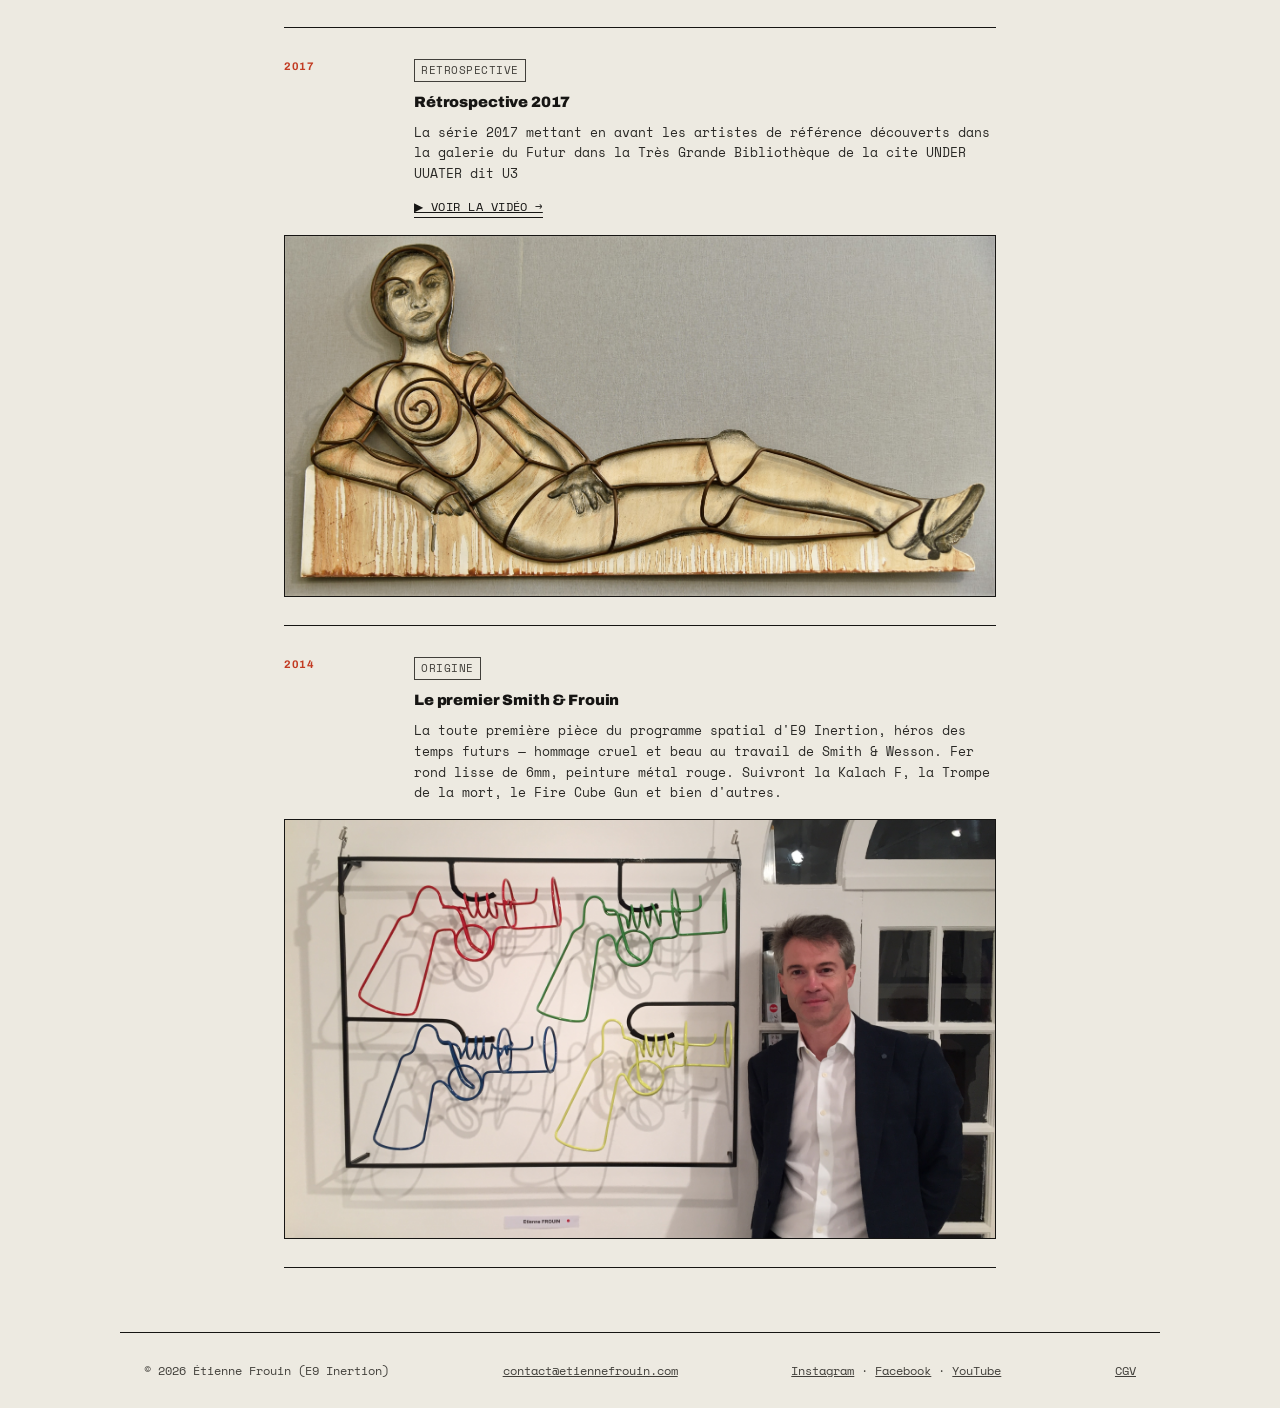
<file: news.html>
<!DOCTYPE html>
<html lang="fr">
<head>
<meta charset="UTF-8">
<meta name="viewport" content="width=device-width, initial-scale=1.0">
<title>Breaking News | E9 INERTION</title>
<link rel="preconnect" href="https://fonts.googleapis.com">
<link href="https://fonts.googleapis.com/css2?family=Archivo:wght@500;700;900&family=Space+Mono:wght@400;700&display=swap" rel="stylesheet">
<link rel="stylesheet" href="assets/cart.css">
<style>
  :root{
    --paper:#EDEAE1;
    --ink:#161513;
    --accent:#C23B22;
    --line:#161513;
  }
  *{box-sizing:border-box;}
  body{margin:0;background:var(--paper);color:var(--ink);font-family:'Space Mono', monospace;line-height:1.6;}
  h1,h2,h3,.display{font-family:'Archivo', sans-serif;font-weight:900;text-transform:uppercase;letter-spacing:-0.01em;margin:0;}
  a{color:inherit;}
  img{display:block;max-width:100%;}
  .wrap{max-width:760px;margin:0 auto;padding:0 24px;}

  header{border-bottom:1.5px solid var(--line);position:sticky;top:0;background:var(--paper);z-index:10;}
  .topbar{display:flex;justify-content:space-between;align-items:center;padding:16px 24px;max-width:1040px;margin:0 auto;flex-wrap:wrap;gap:10px;}
  .topbar .mark{font-family:'Archivo',sans-serif;font-weight:900;font-size:18px;}
  .topbar nav{display:flex;gap:16px;font-size:11.5px;text-transform:uppercase;letter-spacing:0.05em;flex-wrap:wrap;}
  .topbar nav a{text-decoration:none;border-bottom:1.5px solid transparent;padding-bottom:2px;}
  .topbar nav a:hover,.topbar nav a.current{border-color:var(--ink);}

  .page-hero{padding:56px 24px 40px;border-bottom:1.5px solid var(--line);}
  .page-hero .eyebrow{font-size:12px;text-transform:uppercase;letter-spacing:0.1em;color:#413F3A;margin-bottom:14px;display:flex;align-items:center;gap:8px;}
  .page-hero .eyebrow .dot{width:8px;height:8px;border-radius:50%;background:var(--accent);display:inline-block;animation:pulse 1.6s ease-in-out infinite;}
  @keyframes pulse{0%,100%{opacity:1;}50%{opacity:0.3;}}
  .page-hero h1{font-size:clamp(28px,4.5vw,42px);text-transform:none;line-height:1.05;}
  .page-hero p{font-size:14px;color:#413F3A;max-width:56ch;margin-top:14px;}

  .feed{padding:16px 24px 64px;}
  .entry{
    border-top:1.5px solid var(--line);
    padding:28px 0;
  }
  .entry:last-child{border-bottom:1.5px solid var(--line);}
  .entry-grid{display:grid;grid-template-columns:110px 1fr;gap:20px;}
  .entry .date{font-size:11px;text-transform:uppercase;letter-spacing:0.05em;color:var(--accent);font-family:'Archivo',sans-serif;font-weight:700;padding-top:2px;}
  .entry h3{font-size:15px;margin-bottom:8px;text-transform:none;}
  .entry p{font-size:13px;color:#2A2926;margin:0;}
  .entry .tag{display:inline-block;font-size:10.5px;text-transform:uppercase;letter-spacing:0.05em;color:#413F3A;border:1px solid #413F3A;padding:2px 6px;margin-bottom:8px;}
  .entry img{width:100%;max-height:420px;object-fit:cover;border:1.5px solid var(--line);margin-top:16px;}
  .pics{display:grid;gap:12px;margin-top:16px;}
  .pics-2{grid-template-columns:1fr 1fr;}
  .pics img{margin-top:0;}
  .pics-2 img{max-height:320px;}
  @media (max-width:560px){.pics-2{grid-template-columns:1fr;}}
  .entry .video-link{display:inline-flex;align-items:center;gap:6px;font-size:11.5px;text-transform:uppercase;letter-spacing:0.04em;border-bottom:1.5px solid var(--ink);padding-bottom:1px;margin-top:14px;}

  @media (max-width:560px){
    .entry-grid{grid-template-columns:1fr;gap:6px;}
  }

  footer{border-top:1.5px solid var(--line);padding:28px 24px;font-size:12px;color:#413F3A;display:flex;justify-content:space-between;flex-wrap:wrap;gap:12px;max-width:1040px;margin:0 auto;}
  footer a{text-decoration:underline;}
</style>
</head>
<body>

<header>
  <div class="topbar">
    <a class="mark" href="index.html">E9 INERTION</a>
    <nav>
      <a href="index.html#legend" data-i18n="nav.legend">Langage</a>
      <a href="news.html" class="current">Breaking News</a>
      <a href="serigraphies.html" data-i18n="nav.serigraphies">Sérigraphies</a>
      <a href="spaceships.html" data-i18n="nav.spaceships">Space ships</a>
      <a href="spacegun.html" data-i18n="nav.spacegun">Space gun</a>
      <a href="villafrouin.html" data-i18n="nav.villafrouin">Villa Frouin</a>
      <a href="index.html#about" data-i18n="nav.about">À propos</a>
      <a href="index.html#contact" data-i18n="nav.contact">Contact</a>
    </nav>
    <button class="cart-btn" data-cart-open type="button">
      Panier <span class="cart-count" data-cart-count>0</span>
    </button>
  </div>
</header>

<section class="page-hero wrap">
  <p class="eyebrow"><span class="dot"></span> En direct de l'atelier</p>
  <h1>Breaking News</h1>
  <p>Nouvelles pièces, découvertes, coulisses d'atelier — ce qui se passe en ce moment chez E9 Inertion, au fil de l'eau.</p>
</section>

<div class="feed wrap" id="news-feed">
  <p style="font-size:13px;color:#413F3A;">Chargement des actualités…</p>
</div>

<footer id="contact">
  <span>© 2026 Étienne Frouin (E9 Inertion)</span>
  <span><a href="mailto:contact@etiennefrouin.com">contact@etiennefrouin.com</a></span>
  <span><a href="https://www.instagram.com/etiennefrouin/" target="_blank" rel="noopener">Instagram</a> · <a href="https://www.facebook.com/etienne.frouin.7" target="_blank" rel="noopener">Facebook</a> · <a href="https://www.youtube.com/@FROUINETIENNE" target="_blank" rel="noopener">YouTube</a></span>
  <span><a href="cgv.html">CGV</a></span>
</footer>

<script>
fetch('data/news.json')
  .then(r => r.json())
  .then(data => {
    const items = data.items || [];
    const feed = document.getElementById('news-feed');
    feed.innerHTML = '';
    items.forEach(item => {
      const article = document.createElement('article');
      article.className = 'entry';
      const mk = src => `<img src="${src}" alt="${item.title}" onerror="this.onerror=null;this.src=this.src.replace('/hd/','/standard/').replace('/standard/','/mini/');">`;
      const pics = [item.image, item.image2].filter(Boolean);
      const imgHtml = pics.length ? `<div class="pics pics-${pics.length}">${pics.map(mk).join('')}</div>` : '';
      const videoHtml = item.video
        ? `<a class="video-link" href="${item.video}" target="_blank" rel="noopener">▶ Voir la vidéo →</a>`
        : '';
      article.innerHTML = `
        <div class="entry-grid">
          <div class="date">${item.date}</div>
          <div>
            <span class="tag">${item.tag}</span>
            <h3>${item.title}</h3>
            <p>${item.text}</p>
            ${videoHtml}
          </div>
        </div>
        ${imgHtml}
      `;
      feed.appendChild(article);
    });
  })
  .catch(() => {
    document.getElementById('news-feed').innerHTML = '<p style="font-size:13px;color:#413F3A;">Impossible de charger les actualités pour le moment.</p>';
  });
</script>

<div class="cart-overlay" data-cart-overlay></div>
<aside class="cart-panel" data-cart-panel>
  <div class="cart-panel-head">
    <h2>Votre sélection</h2>
    <button class="cart-panel-close" data-cart-close aria-label="Fermer">✕</button>
  </div>
  <div class="cart-panel-body">
    <p class="cart-empty" data-cart-empty>Votre sélection est vide pour l'instant.</p>
    <div data-cart-list></div>
  </div>
  <div class="cart-panel-foot">
    <label class="cart-dest-label" for="cart-dest">Livraison</label>
    <select class="cart-dest-select" id="cart-dest" data-cart-dest>
      <option value="fr">France</option>
      <option value="eu">Europe</option>
      <option value="intl">International</option>
    </select>
    <div class="cart-total-row"><span>Sous-total</span><span data-cart-subtotal>0 €</span></div>
    <div class="cart-total-row"><span>Frais de port</span><span data-cart-shipping>0 €</span></div>
    <div class="cart-total-row cart-total-row-final"><span>Total</span><span data-cart-total>0 €</span></div>
    <button class="cart-paypal-btn" data-cart-paypal disabled>Payer avec PayPal</button>
    <button class="cart-checkout-btn" data-cart-checkout disabled>Envoyer le détail par email</button>
    <p class="note">Le paiement PayPal ouvre un nouvel onglet avec le montant total pré-rempli. Pensez aussi à envoyer le détail par email pour qu'Étienne sache quelles œuvres réserver.</p>
  </div>
</aside>
<script src="assets/translations.js"></script>
<script src="assets/i18n.js"></script>
<script src="assets/prices.js"></script>
<script src="assets/cart.js" defer></script>
</body>
</html>
</file>
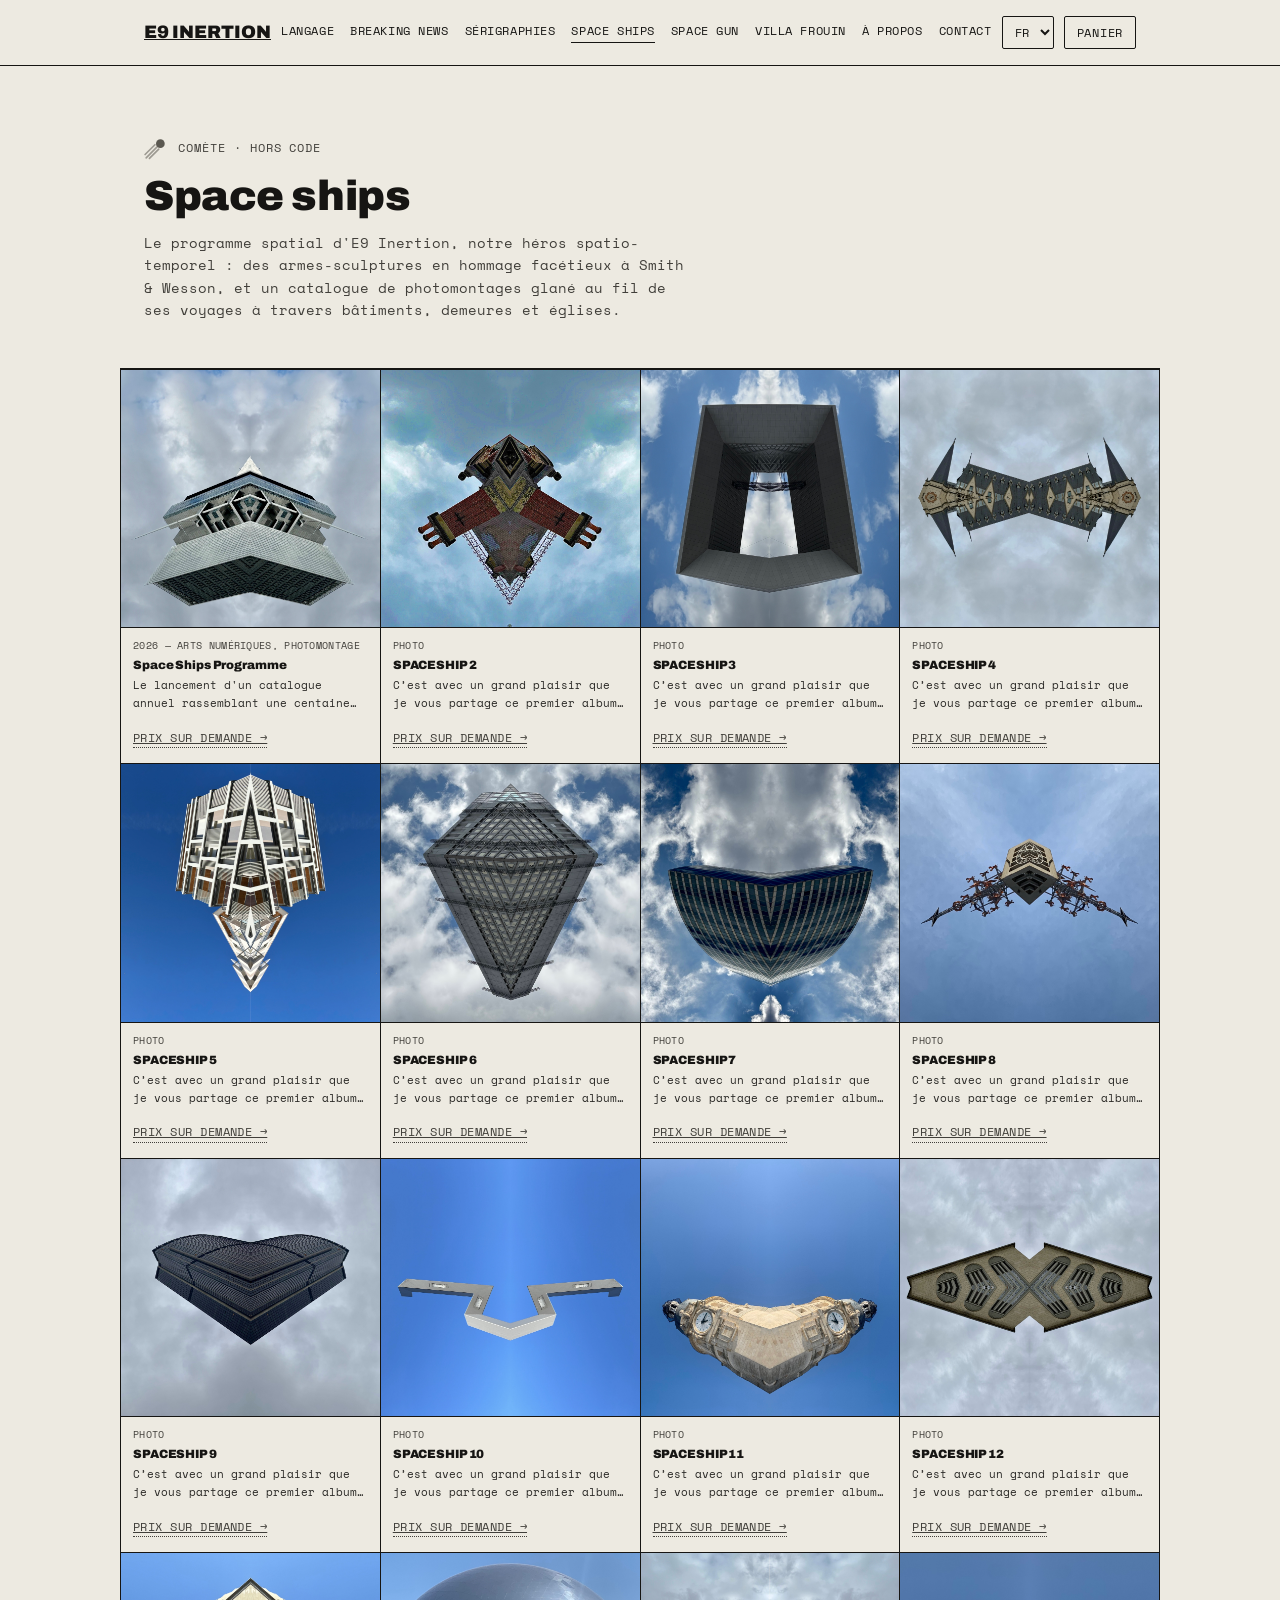
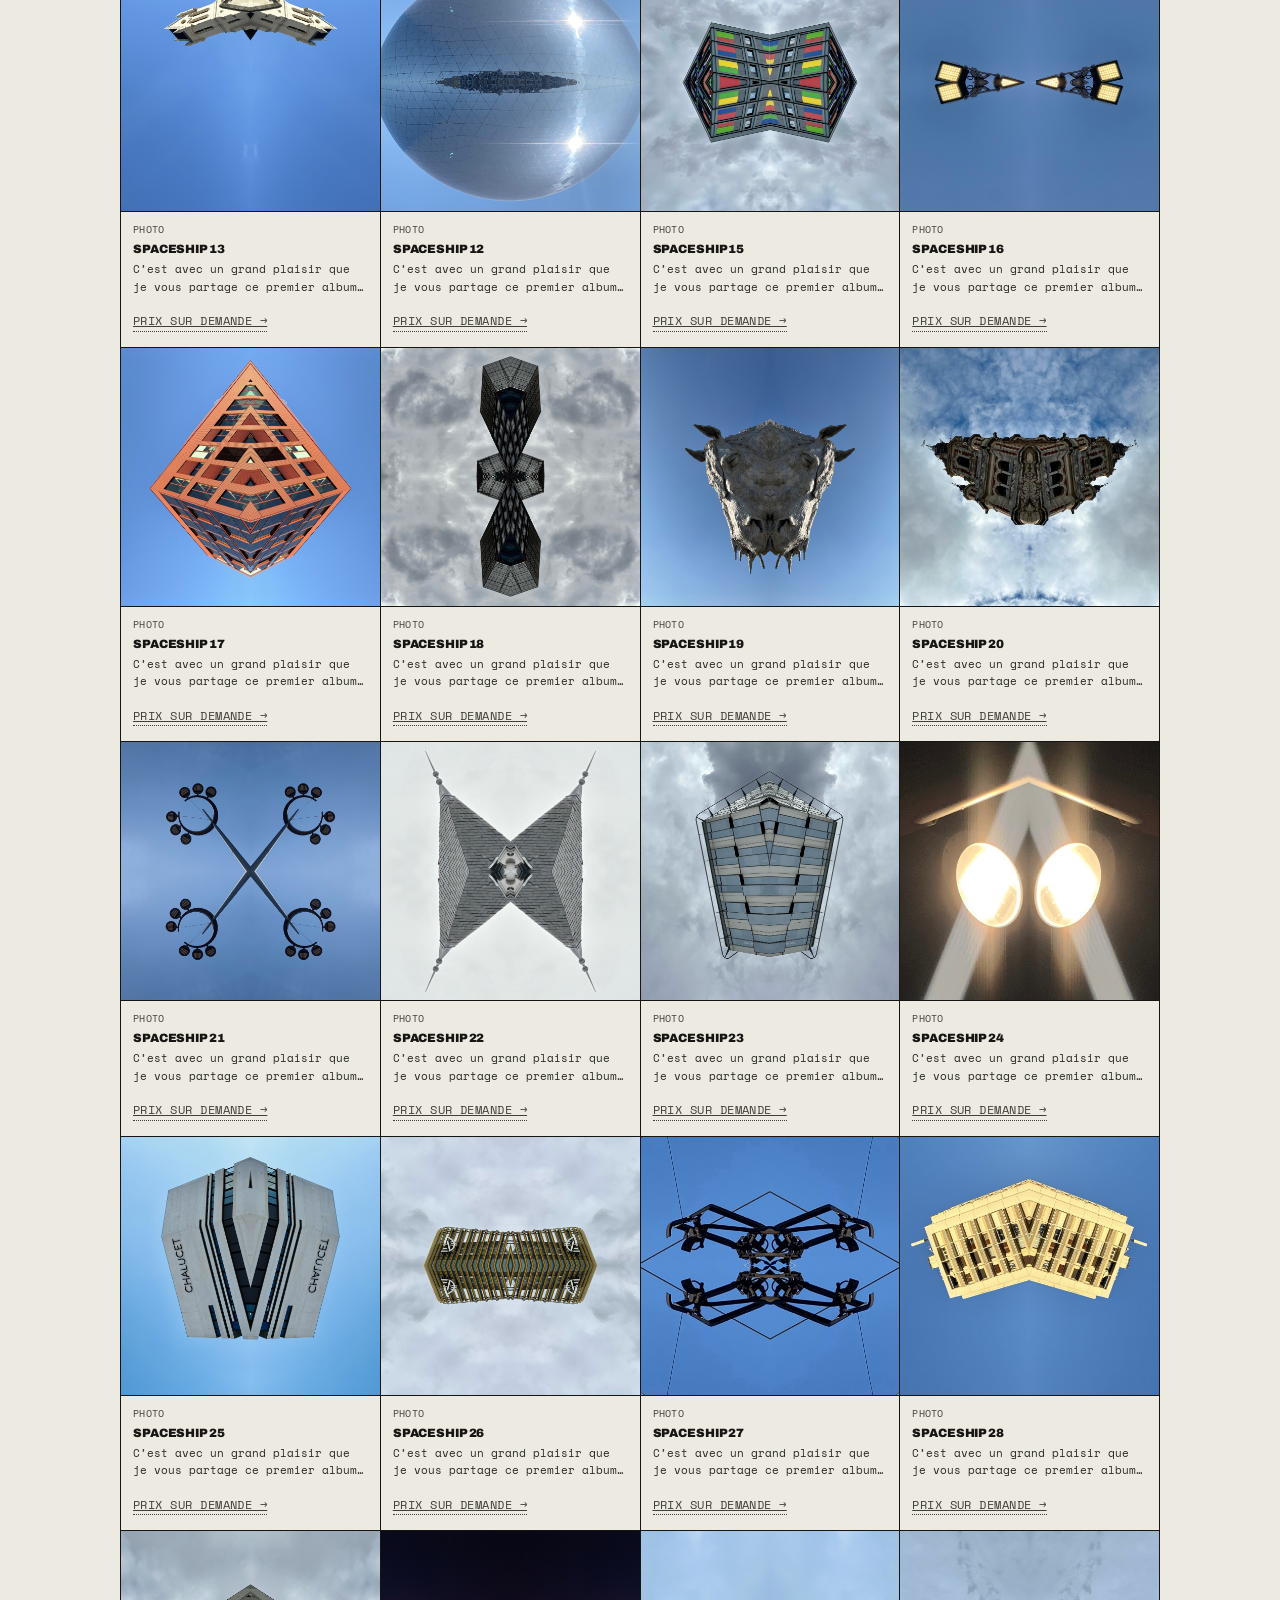
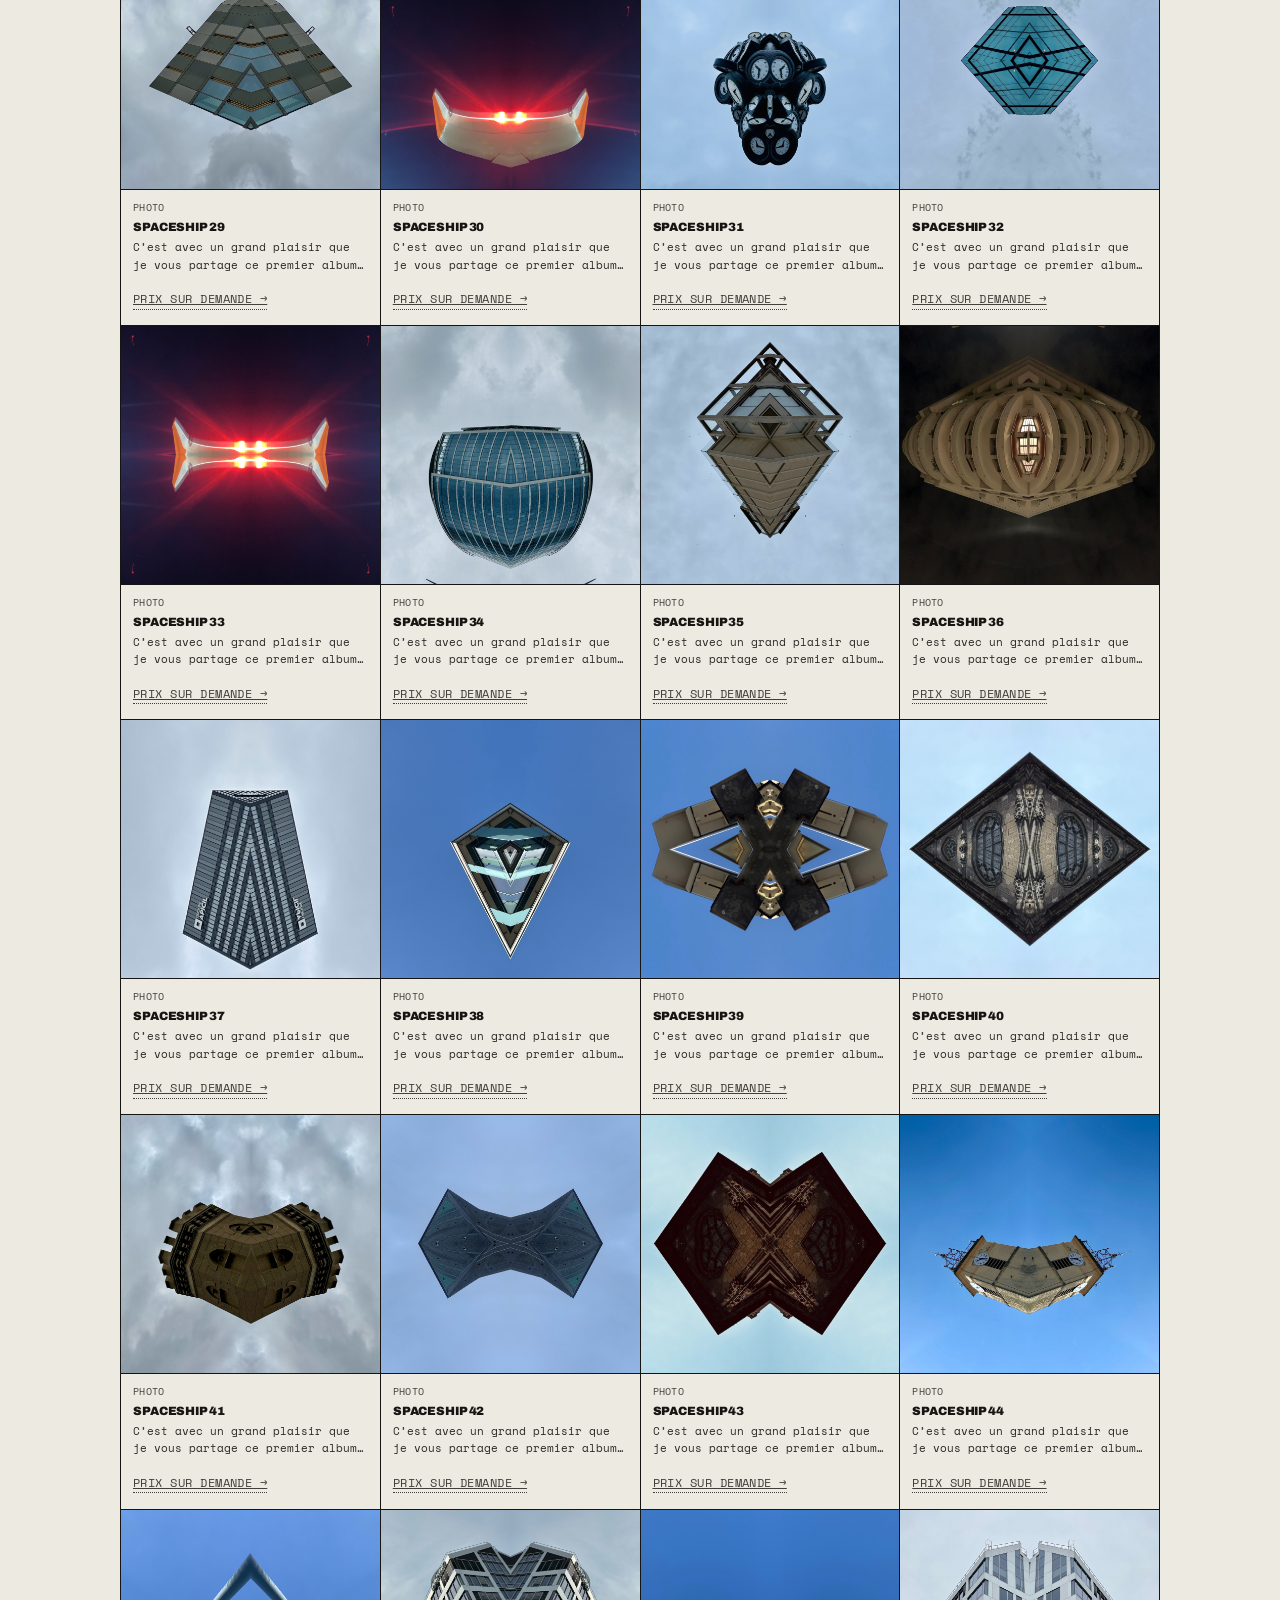
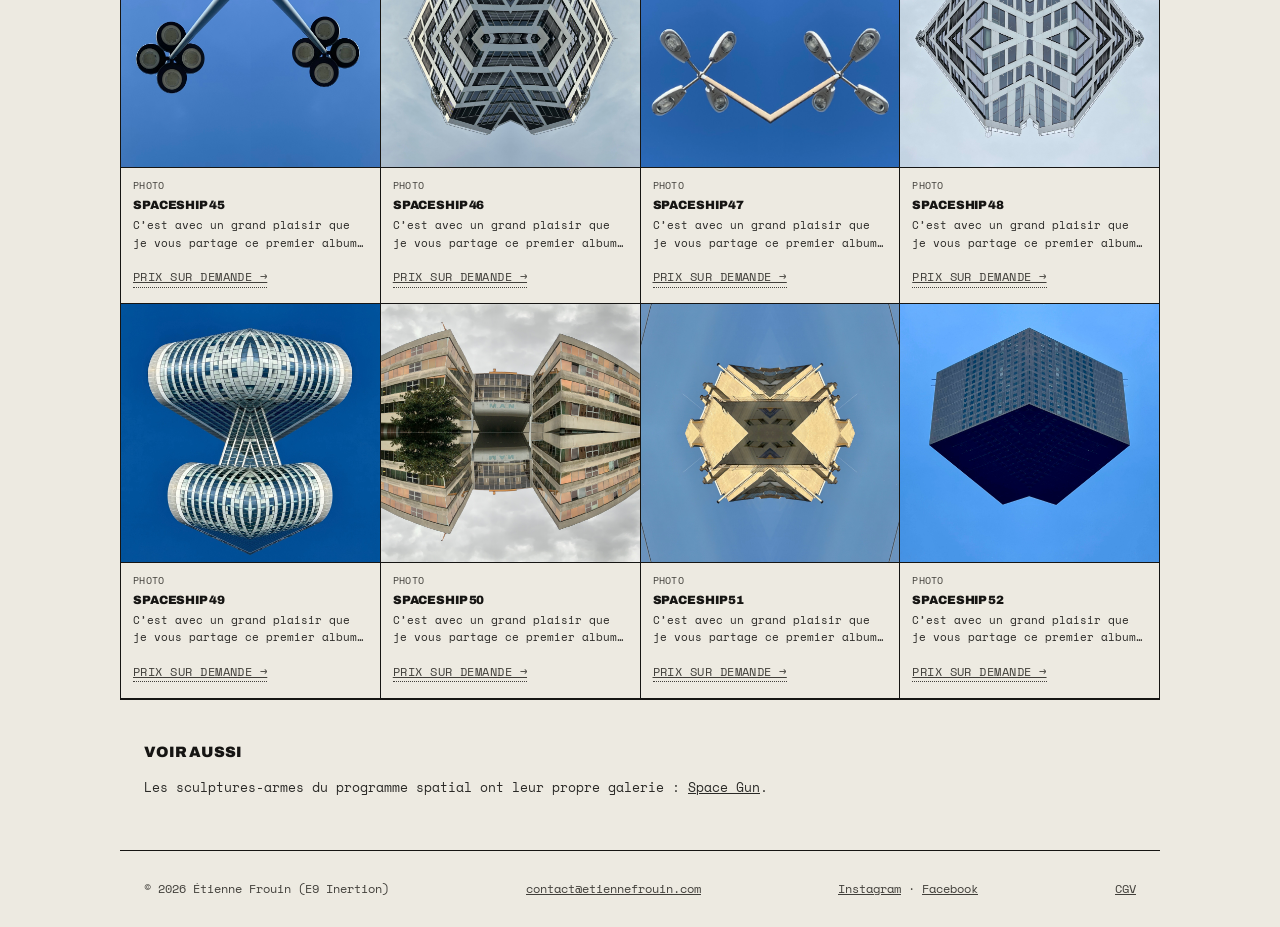
<file: spaceships.html>
<!DOCTYPE html>
<html lang="fr">
<script defer src="https://cloud.umami.is/script.js" data-website-id="861a3ebe-49df-4870-93de-9b2fee749ac4"></script>
<head>
<meta charset="UTF-8">
<meta name="viewport" content="width=device-width, initial-scale=1.0">
<title>Space ships | E9 INERTION</title>
<link rel="preconnect" href="https://fonts.googleapis.com">
<link href="https://fonts.googleapis.com/css2?family=Archivo:wght@500;700;900&family=Space+Mono:wght@400;700&display=swap" rel="stylesheet">
<link rel="stylesheet" href="assets/cart.css">
<style>
  :root{
    --paper:#EDEAE1;
    --ink:#161513;
    --accent:#5B5850;
    --line:#161513;
  }
  *{box-sizing:border-box;}
  body{margin:0;background:var(--paper);color:var(--ink);font-family:'Space Mono', monospace;line-height:1.6;}
  h1,h2,h3,.display{font-family:'Archivo', sans-serif;font-weight:900;text-transform:uppercase;letter-spacing:-0.01em;margin:0;}
  a{color:inherit;}
  img{display:block;max-width:100%;}
  .wrap{max-width:1040px;margin:0 auto;padding:0 24px;}

  header{border-bottom:1.5px solid var(--line);position:sticky;top:0;background:var(--paper);z-index:10;}
  .topbar{display:flex;justify-content:space-between;align-items:center;padding:16px 24px;max-width:1040px;margin:0 auto;flex-wrap:wrap;gap:10px;}
  .topbar .mark{font-family:'Archivo',sans-serif;font-weight:900;font-size:18px;}
  .topbar nav{display:flex;gap:16px;font-size:11.5px;text-transform:uppercase;letter-spacing:0.05em;flex-wrap:wrap;}
  .topbar nav a{text-decoration:none;border-bottom:1.5px solid transparent;padding-bottom:2px;}
  .topbar nav a:hover,.topbar nav a.current{border-color:var(--ink);}

  .series-hero{padding:56px 24px 32px;border-bottom:1.5px solid var(--line);}
  .series-hero .eyebrow{font-size:12px;text-transform:uppercase;letter-spacing:0.08em;color:#413F3A;margin-bottom:14px;}
  .series-hero h1{font-size:clamp(28px,4.5vw,42px);text-transform:none;line-height:1.05;}
  .series-hero p{font-size:14px;color:#413F3A;max-width:60ch;margin-top:14px;}

  .grid{display:grid;grid-template-columns:repeat(4,1fr);border-top:1.5px solid var(--line);border-left:1.5px solid var(--line);max-width:1040px;margin:0 auto;}
  .piece{border-right:1.5px solid var(--line);border-bottom:1.5px solid var(--line);min-width:0;}
  .piece img{width:100%;aspect-ratio:1/1;object-fit:cover;border-bottom:1.5px solid var(--line);background:#DAD6CA;}
  .piece .cap{padding:10px 12px 14px;}
  .piece h3{font-size:12px;margin-bottom:4px;text-transform:none;line-height:1.25;}
  .piece .meta{font-size:10px;text-transform:uppercase;letter-spacing:0.03em;color:#413F3A;margin:0 0 4px;}
  .piece .desc{font-size:11px;color:#2A2926;margin:0 0 8px;display:-webkit-box;-webkit-line-clamp:2;-webkit-box-orient:vertical;overflow:hidden;}
  @media (max-width:820px){.grid{grid-template-columns:repeat(2,1fr);}}
  .on-request-tag{display:inline-block;font-size:11.5px;text-transform:uppercase;letter-spacing:0.04em;text-decoration:underline;}
  .piece-price{font-family:'Archivo',sans-serif;font-weight:900;font-size:16px;margin-bottom:10px;}
  .add-to-cart-btn{font-family:'Space Mono',monospace;font-size:11.5px;text-transform:uppercase;letter-spacing:0.04em;background:var(--ink);color:var(--paper);border:none;padding:8px 14px;cursor:pointer;}

  .also{padding:40px 24px;border-top:1.5px solid var(--line);}
  .also h3{font-size:15px;margin-bottom:10px;}
  .also p{font-size:13px;color:#2A2926;}

  footer{border-top:1.5px solid var(--line);padding:28px 24px;font-size:12px;color:#413F3A;display:flex;justify-content:space-between;flex-wrap:wrap;gap:12px;max-width:1040px;margin:0 auto;}
  footer a{text-decoration:underline;}
</style>
</head>
<body>

<header>
  <div class="topbar">
    <a class="mark" href="index.html">E9 INERTION</a>
    <nav>
      <a href="index.html#legend" data-i18n="nav.legend">Langage</a>
      <a href="news.html">Breaking News</a>
      <a href="serigraphies.html" data-i18n="nav.serigraphies">Sérigraphies</a>
      <a href="spaceships.html" class="current" data-i18n="nav.spaceships">Space ships</a>
      <a href="spacegun.html" data-i18n="nav.spacegun">Space gun</a>
      <a href="villafrouin.html" data-i18n="nav.villafrouin">Villa Frouin</a>
      <a href="index.html#about" data-i18n="nav.about">À propos</a>
      <a href="index.html#contact" data-i18n="nav.contact">Contact</a>
    </nav>
    <select class="lang-select" data-lang-select aria-label="Language">
      <option value="fr">FR</option>
      <option value="en">EN</option>
      <option value="de">DE</option>
      <option value="es">ES</option>
      <option value="it">IT</option>
      <option value="ru">RU</option>
      <option value="ja">JA</option>
    </select>
    <button class="cart-btn" data-cart-open type="button">
      <span data-i18n="cart.button">Panier</span> <span class="cart-count" data-cart-count>0</span>
    </button>
  </div>
</header>

<section class="series-hero wrap">
  <p class="eyebrow" style="display:flex;align-items:center;gap:10px;"><svg width="24" height="24" viewBox="0 0 44 44" style="flex-shrink:0;"><circle cx="30" cy="14" r="8" fill="var(--accent)"/><path d="M24 20 L4 40 M27 24 L10 41 M20 16 L2 34" stroke="var(--accent)" stroke-width="3" fill="none" stroke-linecap="round" opacity="0.55"/></svg> <span data-i18n="comete.eyebrow">Comète · hors code</span></p>
  <h1 data-i18n="ships.h1">Space ships</h1>
  <p data-i18n="ships.intro">Le programme spatial d'E9 Inertion, notre héros spatio-temporel : des armes-sculptures en hommage facétieux à Smith &amp; Wesson, et un catalogue de photomontages glané au fil de ses voyages à travers bâtiments, demeures et églises.</p>
</section>

<div class="grid" id="ships-grid">
  <p style="padding:24px;font-size:13px;color:#413F3A;">Chargement…</p>
</div>

<section class="also wrap">
  <h3 data-i18n="ships.also.title">Voir aussi</h3>
  <p data-i18n="ships.also.p">Les sculptures-armes du programme spatial ont leur propre galerie : <a href="spacegun.html" style="text-decoration:underline;">Space Gun</a>.</p>
</section>

<footer id="contact">
  <span>© 2026 Étienne Frouin (E9 Inertion)</span>
  <span><a href="mailto:contact@etiennefrouin.com">contact@etiennefrouin.com</a></span>
  <span><a href="https://www.instagram.com/etiennefrouin/" target="_blank" rel="noopener">Instagram</a> · <a href="https://www.facebook.com/etienne.frouin.7" target="_blank" rel="noopener">Facebook</a></span>
  <span><a href="cgv.html">CGV</a></span>
</footer>

<script>
fetch('data/spaceships.json')
  .then(r => r.json())
  .then(data => {
    const grid = document.getElementById('ships-grid');
    grid.innerHTML = '';
    (data.items || []).forEach(item => {
      const slug = (item.title || '').toLowerCase().normalize('NFD').replace(/[\u0300-\u036f]/g,'').replace(/[^a-z0-9]+/g,'-').replace(/^-|-$/g,'');
      const pid = item.priceId || ('ships-' + slug);
      const article = document.createElement('article');
      article.className = 'piece';
      article.innerHTML = `
        <img src="${item.image}" alt="${item.title}" onerror="this.onerror=null;this.src=this.src.replace('/hd/','/standard/').replace('/standard/','/mini/');">
        <div class="cap">
          <p class="meta">${item.meta}</p>
          <h3>${item.title}</h3>
          <p class="desc">${item.desc}</p>
          <div class="price-slot" data-price-id="${pid}" data-title="${(item.title||'').replace(/"/g,'&quot;')}" data-image="${item.image}" data-shipping="print"></div>
        </div>
      `;
      grid.appendChild(article);
    });
  })
  .catch(() => {
    document.getElementById('ships-grid').innerHTML = '<p style="padding:24px;font-size:13px;color:#413F3A;">Impossible de charger les œuvres pour le moment.</p>';
  });
</script>

<div class="cart-overlay" data-cart-overlay></div>
<aside class="cart-panel" data-cart-panel>
  <div class="cart-panel-head">
    <h2>Votre sélection</h2>
    <button class="cart-panel-close" data-cart-close aria-label="Fermer">✕</button>
  </div>
  <div class="cart-panel-body">
    <p class="cart-empty" data-cart-empty>Votre sélection est vide pour l'instant.</p>
    <div data-cart-list></div>
  </div>
  <div class="cart-panel-foot">
    <label class="cart-dest-label" for="cart-dest">Livraison</label>
    <select class="cart-dest-select" id="cart-dest" data-cart-dest>
      <option value="fr">France</option>
      <option value="eu">Europe</option>
      <option value="intl">International</option>
    </select>
    <div class="cart-total-row"><span>Sous-total</span><span data-cart-subtotal>0 €</span></div>
    <div class="cart-total-row"><span>Frais de port</span><span data-cart-shipping>0 €</span></div>
    <div class="cart-total-row cart-total-row-final"><span>Total</span><span data-cart-total>0 €</span></div>
    <button class="cart-paypal-btn" data-cart-paypal disabled>Payer avec PayPal</button>
    <button class="cart-checkout-btn" data-cart-checkout disabled>Envoyer le détail par email</button>
    <p class="note">Le paiement PayPal ouvre un nouvel onglet avec le montant total pré-rempli. Pensez aussi à envoyer le détail par email pour qu'Étienne sache quelles œuvres réserver.</p>
  </div>
</aside>
<script src="assets/translations.js"></script>
<script src="assets/i18n.js"></script>
<script src="assets/prices.js"></script>
<script src="assets/cart.js" defer></script>
</body>
</html>
</file>
<file: assets/cart.css>
/* Panier E9 INERTION — styles partagés */
.lang-select{
  font-family:'Space Mono', monospace;
  font-size:12px;
  border:1.5px solid var(--ink);
  background:var(--paper);
  color:var(--ink);
  padding:6px 8px;
  cursor:pointer;
  border-radius:2px;
}

.cart-btn{
  position:relative;
  display:inline-flex;
  align-items:center;
  gap:6px;
  background:none;
  border:1.5px solid var(--ink);
  color:var(--ink);
  font-family:'Space Mono', monospace;
  font-size:12px;
  text-transform:uppercase;
  letter-spacing:0.06em;
  padding:7px 12px;
  cursor:pointer;
  border-radius:2px;
}
.cart-btn:hover{ background:rgba(22,21,19,0.06); }
.cart-btn .cart-count{
  display:none;
  align-items:center;
  justify-content:center;
  min-width:18px;
  height:18px;
  padding:0 4px;
  background:#C23B22;
  color:#fff;
  border-radius:999px;
  font-size:10px;
  font-weight:700;
}

.cart-overlay{
  position:fixed; inset:0;
  background:rgba(22,21,19,0.4);
  opacity:0; pointer-events:none;
  transition:opacity .2s ease;
  z-index:40;
}
.cart-overlay.cart-open{ opacity:1; pointer-events:auto; }

.cart-panel{
  position:fixed; top:0; right:0; bottom:0;
  width:min(400px, 92vw);
  background:var(--paper);
  border-left:1.5px solid var(--ink);
  z-index:50;
  transform:translateX(100%);
  transition:transform .25s ease;
  display:flex; flex-direction:column;
  font-family:'Space Mono', monospace;
}
.cart-panel.cart-open{ transform:translateX(0); }

.cart-panel-head{
  display:flex; justify-content:space-between; align-items:center;
  padding:20px 22px; border-bottom:1.5px solid var(--ink);
}
.cart-panel-head h2{
  font-family:'Archivo', sans-serif; font-weight:900; font-size:16px;
  text-transform:uppercase; margin:0;
}
.cart-panel-close{
  background:none; border:none; font-size:18px; cursor:pointer; color:var(--ink);
}

.cart-panel-body{
  flex:1; overflow-y:auto; padding:16px 22px;
}
.cart-empty{ font-size:13px; color:#413F3A; }

.cart-row{
  display:grid; grid-template-columns:56px 1fr auto; gap:12px; align-items:center;
  padding:12px 0; border-bottom:0.5px solid rgba(22,21,19,0.15);
}
.cart-row img{ width:56px; height:56px; object-fit:cover; border:1px solid var(--ink); }
.cart-row-title{ font-size:12.5px; margin:0 0 4px; }
.cart-row-price{ font-size:12px; color:#413F3A; margin:0; }
.cart-row-remove{
  background:none; border:none; color:#413F3A; cursor:pointer; font-size:14px;
}

.cart-panel-foot{
  border-top:1.5px solid var(--ink); padding:18px 22px;
}
.cart-dest-label{
  display:block; font-size:11px; text-transform:uppercase; letter-spacing:0.06em;
  color:#413F3A; margin-bottom:6px;
}
.cart-dest-select{
  width:100%; margin-bottom:14px;
  font-family:'Space Mono', monospace; font-size:13px;
  padding:8px 10px; border:1.5px solid var(--ink); background:var(--paper); color:var(--ink);
}
.cart-total-row{
  display:flex; justify-content:space-between; font-size:13px; margin-bottom:6px;
}
.cart-total-row span:last-child{ font-weight:700; }
.cart-total-row-final{
  border-top:0.5px solid rgba(22,21,19,0.25);
  padding-top:8px; margin-top:8px; margin-bottom:14px;
  font-size:14px;
}
.cart-checkout-btn{
  width:100%;
  background:var(--ink); color:var(--paper);
  border:none; padding:12px; font-family:'Archivo', sans-serif;
  font-weight:700; text-transform:uppercase; letter-spacing:0.06em; font-size:13px;
  cursor:pointer;
}
.cart-checkout-btn:disabled{ opacity:0.4; cursor:not-allowed; }
.cart-paypal-btn{
  width:100%;
  background:#FFC439; color:#1a1a1a;
  border:none; padding:12px; margin-bottom:10px;
  font-family:'Archivo', sans-serif;
  font-weight:900; text-transform:none; font-size:14px;
  cursor:pointer;
  display:flex; align-items:center; justify-content:center; gap:6px;
}
.cart-paypal-btn:disabled{ opacity:0.4; cursor:not-allowed; }
.cart-paypal-btn:hover:not(:disabled){ background:#f0b429; }
.cart-panel-foot p.note{ font-size:11px; color:#413F3A; margin:10px 0 0; }

.add-to-cart-btn{
  display:inline-block;
  margin-top:8px;
  background:var(--ink); color:var(--paper);
  border:none; padding:8px 14px;
  font-family:'Space Mono', monospace; font-size:11.5px;
  text-transform:uppercase; letter-spacing:0.04em;
  cursor:pointer;
}
.add-to-cart-btn:hover{ opacity:0.85; }
.on-request-tag{
  display:inline-block; margin-top:8px;
  font-size:11px; color:#413F3A; text-transform:uppercase; letter-spacing:0.04em;
  border-bottom:1px dotted #413F3A;
}
.piece-price{
  font-family:'Archivo', sans-serif; font-weight:700; font-size:13px; margin:6px 0 0;
}
</file>
